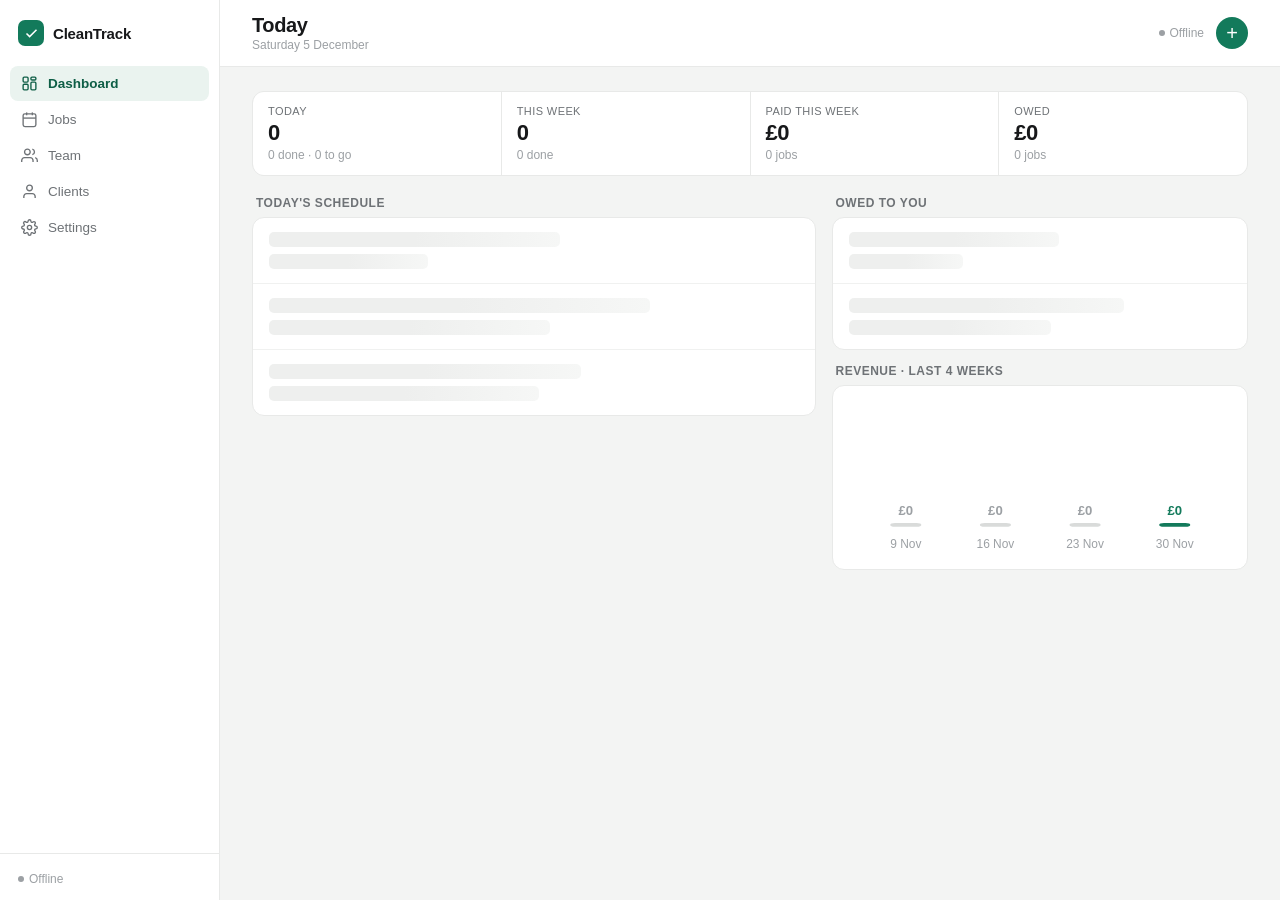
<file: index.html>
<!DOCTYPE html>
<html lang="en">
<head>
<meta charset="UTF-8">
<meta name="viewport" content="width=device-width, initial-scale=1.0, viewport-fit=cover">
<meta name="theme-color" content="#FFFFFF" media="(prefers-color-scheme: light)">
<meta name="theme-color" content="#1A1C1B" media="(prefers-color-scheme: dark)">
<meta name="apple-mobile-web-app-capable" content="yes">
<meta name="mobile-web-app-capable" content="yes">
<meta name="apple-mobile-web-app-status-bar-style" content="default">
<meta name="apple-mobile-web-app-title" content="CleanTrack">
<link rel="manifest" href="manifest.webmanifest">
<link rel="icon" href="icon.svg" type="image/svg+xml">
<link rel="apple-touch-icon" href="apple-touch-icon.png">
<link rel="preconnect" href="https://denvsqnciiynklvsjxgn.supabase.co" crossorigin>
<title>CleanTrack</title>
<style>
*{margin:0;padding:0;box-sizing:border-box;-webkit-tap-highlight-color:transparent}
:root{
  --bg:#F3F4F3;--card:#FFFFFF;--line:#E8E9E8;--line2:#F0F1F0;
  --ink:#17181A;--ink2:#6E7276;--ink3:#9CA0A4;
  --acc:#137A5B;--acc-d:#0E5E46;--acc-soft:#EAF3EF;
  --red:#B42318;
  --press:#FAFAFA;--off:#D4D6D5;--bar:#D9DBDA;
  --sk1:#EEEFEE;--sk2:#F6F7F6;
  --tabbg:rgba(255,255,255,.94);--toastbg:rgba(23,24,26,.92);--toastink:#fff;
  --r:12px;--r-s:10px;
  --safe-b:env(safe-area-inset-bottom,0px);
  --nav-h:56px;
}
@media(prefers-color-scheme:dark){
  :root{
    color-scheme:dark;
    --bg:#101211;--card:#1A1C1B;--line:#2A2D2C;--line2:#242726;
    --ink:#ECEDEC;--ink2:#A2A6A4;--ink3:#717673;
    --acc:#2BB68A;--acc-d:#4CC9A0;--acc-soft:rgba(43,182,138,.16);
    --red:#F0654F;
    --press:#202322;--off:#3A3E3C;--bar:#343736;
    --sk1:#232625;--sk2:#2B2E2D;
    --tabbg:rgba(22,24,23,.92);--toastbg:rgba(236,237,236,.95);--toastink:#17181A;
  }
}
html{-webkit-text-size-adjust:100%}
body{font-family:-apple-system,BlinkMacSystemFont,"Segoe UI",Roboto,"Helvetica Neue",Arial,sans-serif;background:var(--bg);color:var(--ink);min-height:100vh;overflow-x:hidden;-webkit-font-smoothing:antialiased;font-size:15px}
.num{font-variant-numeric:tabular-nums}
.hidden{display:none!important}

/* ── SHELL ── */
.shell{display:flex;min-height:100vh}
.sidebar{display:none}
.main{flex:1;min-width:0;display:flex;flex-direction:column;min-height:100vh}
.appbar{position:sticky;top:0;z-index:40;background:var(--card);border-bottom:1px solid var(--line);padding:calc(env(safe-area-inset-top,0px) + 10px) 16px 10px;display:flex;align-items:center;justify-content:space-between;gap:12px}
.appbar h1{font-size:20px;font-weight:700;letter-spacing:-.4px;line-height:1.15}
.appbar .ab-sub{font-size:12px;color:var(--ink3);margin-top:1px;font-weight:400}
.appbar .ab-r{display:flex;align-items:center;gap:12px;flex-shrink:0}
.conn{display:inline-flex;align-items:center;gap:5px;font-size:12px;font-weight:500;color:var(--ink3)}
.conn .dot{width:6px;height:6px;border-radius:50%;background:var(--ink3)}
.conn .dot.on{background:var(--acc)}
.ab-add{width:32px;height:32px;border-radius:50%;border:none;background:var(--acc);color:#fff;font-size:20px;font-weight:400;line-height:1;display:flex;align-items:center;justify-content:center;cursor:pointer}
.ab-add:active{background:var(--acc-d)}

.content{flex:1;padding:14px 14px calc(var(--nav-h) + var(--safe-b) + 20px);width:100%}
.page{animation:fade .14s ease}
@keyframes fade{from{opacity:.35}to{opacity:1}}

/* ── BOTTOM NAV ── */
.tabbar{position:fixed;left:0;right:0;bottom:0;z-index:60;background:var(--tabbg);backdrop-filter:saturate(180%) blur(16px);border-top:1px solid var(--line);display:flex;padding:5px 2px calc(4px + var(--safe-b))}
.tabbar a{flex:1;display:flex;flex-direction:column;align-items:center;gap:2px;padding:4px 2px;color:var(--ink3);text-decoration:none;font-size:10px;font-weight:500;cursor:pointer}
.tabbar a svg{width:23px;height:23px;stroke-width:1.7}
.tabbar a.active{color:var(--acc)}
.tabbar a.active svg{stroke-width:2.1}

/* ── CARDS / SECTIONS ── */
.card{background:var(--card);border-radius:var(--r);border:1px solid var(--line);margin-bottom:14px;overflow:hidden}
.sec{font-size:12px;font-weight:600;color:var(--ink2);text-transform:uppercase;letter-spacing:.5px;margin:4px 4px 7px}
.card-pad{padding:14px 16px}

/* ── STATS ── */
.stats{display:grid;grid-template-columns:1fr 1fr;background:var(--line);gap:1px;border:1px solid var(--line);border-radius:var(--r);overflow:hidden;margin-bottom:16px}
.stat{background:var(--card);padding:13px 15px}
.stat .sl{font-size:11px;color:var(--ink2);font-weight:500;text-transform:uppercase;letter-spacing:.4px}
.stat .sv{font-size:22px;font-weight:700;letter-spacing:-.5px;margin-top:3px;font-variant-numeric:tabular-nums}
.stat .sv.neg{color:var(--red)}
.stat .ss{font-size:12px;color:var(--ink3);margin-top:2px}

/* ── LIST ROWS ── */
.row{display:flex;align-items:center;gap:12px;padding:12px 16px;border-bottom:1px solid var(--line2);cursor:pointer;background:var(--card)}
.row:last-child{border-bottom:none}
.row:active{background:var(--press)}
.row .r-time{font-size:14px;font-weight:600;min-width:44px;font-variant-numeric:tabular-nums}
.row .r-time small{display:block;font-size:11px;color:var(--ink3);font-weight:400}
.row .r-mid{flex:1;min-width:0}
.row .r-name{font-size:15px;font-weight:600;white-space:nowrap;overflow:hidden;text-overflow:ellipsis}
.row .r-sub{font-size:12.5px;color:var(--ink2);margin-top:1px;white-space:nowrap;overflow:hidden;text-overflow:ellipsis}
.row .r-end{text-align:right;flex-shrink:0}
.row .r-amt{font-size:15px;font-weight:600;font-variant-numeric:tabular-nums}
.row .r-tag{font-size:12px;margin-top:1px}
.who{display:inline-flex;align-items:center;gap:5px}
.who .d{width:7px;height:7px;border-radius:50%;flex-shrink:0}
.tag{font-size:12px;font-weight:500;color:var(--ink3)}
.tag.ok{color:var(--acc)}
.tag.due{color:var(--red)}
.linkbtn{background:none;border:none;color:var(--acc);font-size:12.5px;font-weight:600;cursor:pointer;padding:2px 0;font-family:inherit}
.linkbtn:active{opacity:.6}

/* ── BUTTONS ── */
.btn{padding:10px 16px;border-radius:var(--r-s);border:none;cursor:pointer;font-size:14px;font-weight:600;font-family:inherit;display:inline-flex;align-items:center;justify-content:center;gap:6px}
.btn:active{opacity:.75}
.btn-p{background:var(--acc);color:#fff}
.btn-o{background:var(--card);border:1px solid var(--line);color:var(--ink)}
.btn-t{background:none;color:var(--ink2)}
.btn-r{background:none;color:var(--red)}
.btn-full{width:100%}
.icon-btn{width:32px;height:32px;border-radius:8px;border:1px solid var(--line);background:var(--card);display:flex;align-items:center;justify-content:center;cursor:pointer;color:var(--ink2);flex-shrink:0}
.icon-btn:active{background:var(--bg)}
.icon-btn svg{width:16px;height:16px;stroke-width:2.2}

/* ── JOBS ── */
.week-head{display:flex;align-items:center;gap:8px;margin-bottom:10px}
.week-head .wk-label{flex:1;text-align:center;font-size:15px;font-weight:600;font-variant-numeric:tabular-nums}
.week-head .today-btn{background:none;border:none;color:var(--acc);font-size:13px;font-weight:600;cursor:pointer;padding:6px 8px;font-family:inherit}
.jobs-tools{display:flex;gap:8px;margin-bottom:12px}
.jobs-tools select{flex:1;padding:9px 12px;border:1px solid var(--line);border-radius:var(--r-s);font-size:14px;background:var(--card);font-family:inherit;color:var(--ink)}
.daystrip{display:flex;justify-content:space-between;gap:2px;margin-bottom:12px;padding:0 2px}
.ds{flex:1;display:flex;flex-direction:column;align-items:center;gap:3px;cursor:pointer;padding:4px 0}
.ds .ds-d{font-size:10.5px;font-weight:500;color:var(--ink3);text-transform:uppercase;letter-spacing:.3px}
.ds .ds-n{width:34px;height:34px;border-radius:50%;display:flex;align-items:center;justify-content:center;font-size:15px;font-weight:600;font-variant-numeric:tabular-nums}
.ds.sel .ds-n{background:var(--acc);color:#fff}
.ds.today:not(.sel) .ds-n{color:var(--acc);font-weight:700}
.ds .ds-dot{width:4px;height:4px;border-radius:50%;background:var(--ink3);opacity:0}
.ds.has .ds-dot{opacity:1}
.ds.sel .ds-dot{background:var(--acc)}
.day-sum{font-size:12.5px;color:var(--ink2);margin:-2px 2px 10px;font-variant-numeric:tabular-nums}
.weekgrid{display:block}
.day-col{margin-bottom:6px}
.day-col.hide{display:none}
.day-col .dc-head{display:none}
.day-empty{text-align:center;padding:28px 16px;color:var(--ink3);font-size:13.5px;background:var(--card);border:1px solid var(--line);border-radius:var(--r)}
.daylist{background:var(--card);border:1px solid var(--line);border-radius:var(--r);overflow:hidden}

/* ── STAFF ── */
.staff-grid{display:grid;grid-template-columns:1fr;gap:10px}
.sc{background:var(--card);border:1px solid var(--line);border-radius:var(--r);padding:14px 16px;cursor:pointer}
.sc:active{background:var(--press)}
.sc .sc-top{display:flex;align-items:center;gap:12px}
.sc .sc-av{width:40px;height:40px;border-radius:50%;display:flex;align-items:center;justify-content:center;font-weight:700;font-size:14px;color:#fff;flex-shrink:0}
.sc .sc-nm{font-size:15px;font-weight:600}
.sc .sc-ph{font-size:12.5px;color:var(--ink2);margin-top:1px}
.sc .sc-rate{margin-left:auto;font-size:14px;font-weight:600;font-variant-numeric:tabular-nums;color:var(--ink2)}
.sc .sc-days{display:flex;gap:10px;margin:11px 0 10px;font-size:11.5px;font-weight:600;letter-spacing:.3px}
.sc .sc-days span{color:var(--off)}
.sc .sc-days span.on{color:var(--acc)}
.sc .ubar{height:3px;background:var(--line2);border-radius:2px;overflow:hidden;margin-bottom:8px}
.sc .ufill{height:100%;background:var(--acc);border-radius:2px}
.sc .sc-meta{font-size:12.5px;color:var(--ink2);font-variant-numeric:tabular-nums}

/* ── CLIENTS ── */
.search{position:relative;margin-bottom:12px}
.search input{width:100%;padding:9px 12px 9px 34px;border:1px solid var(--line);border-radius:var(--r-s);font-size:15px;background:var(--card);font-family:inherit;color:var(--ink)}
.search input:focus{outline:none;border-color:var(--acc)}
.search svg{position:absolute;left:11px;top:50%;transform:translateY(-50%);width:15px;height:15px;color:var(--ink3);stroke-width:2}
.crow{display:flex;align-items:flex-start;gap:12px;padding:13px 16px;border-bottom:1px solid var(--line2);cursor:pointer;background:var(--card)}
.crow:last-child{border-bottom:none}
.crow:active{background:var(--press)}
.crow .c-av{width:38px;height:38px;border-radius:50%;background:var(--bg);border:1px solid var(--line);color:var(--ink2);display:flex;align-items:center;justify-content:center;font-weight:600;font-size:13px;flex-shrink:0}
.crow .c-mid{flex:1;min-width:0}
.crow .c-nm{font-size:15px;font-weight:600}
.crow .c-ad{font-size:12.5px;color:var(--ink2);margin-top:1px}
.crow .c-acc{font-size:12px;color:var(--ink3);margin-top:3px;white-space:nowrap;overflow:hidden;text-overflow:ellipsis}
.crow .c-end{font-size:12px;color:var(--ink3);flex-shrink:0;text-align:right;line-height:1.5}
.chev{color:var(--off);font-size:17px;font-weight:400;flex-shrink:0;align-self:center}

/* ── SETTINGS ── */
.set-p{font-size:13.5px;color:var(--ink2);line-height:1.55;margin-bottom:12px}
.set-actions{display:flex;gap:8px}

/* ── CHART ── */
.chart svg{width:100%;display:block}
.cbar{fill:var(--bar)}
.cbar.cur{fill:var(--acc)}
.clab{fill:var(--ink3);font-weight:600}
.clab.cur{fill:var(--acc)}
.cxl{fill:var(--ink3)}

/* ── MODAL ── */
.modal-bg{display:none;position:fixed;inset:0;background:rgba(0,0,0,.4);z-index:200;align-items:flex-end;justify-content:center}
.modal-bg.show{display:flex;animation:fade .15s}
.modal{background:var(--card);border-radius:14px 14px 0 0;width:100%;max-width:540px;max-height:92vh;overflow-y:auto;animation:up .24s cubic-bezier(.32,.72,0,1);padding-bottom:calc(12px + var(--safe-b))}
@keyframes up{from{transform:translateY(100%)}to{transform:none}}
.m-head{padding:16px 18px 4px;display:flex;align-items:center;justify-content:space-between}
.m-head h2{font-size:17px;font-weight:700}
.m-head .close{width:30px;height:30px;border-radius:50%;border:none;background:var(--bg);cursor:pointer;font-size:17px;display:flex;align-items:center;justify-content:center;color:var(--ink2)}
.m-body{padding:12px 18px 6px}
.fg{margin-bottom:12px}
.fg label{display:block;font-size:12px;font-weight:600;color:var(--ink2);margin-bottom:5px}
.fg input,.fg select,.fg textarea{width:100%;padding:10px 12px;border:1px solid var(--line);border-radius:var(--r-s);font-size:16px;font-family:inherit;background:var(--card);color:var(--ink)}
.fg input:focus,.fg select:focus,.fg textarea:focus{outline:none;border-color:var(--acc)}
.fg textarea{height:66px;resize:vertical}
.fr{display:flex;gap:10px}
.fr .fg{flex:1;min-width:0}
.m-foot{padding:6px 18px 4px;display:flex;gap:8px;align-items:center}
.m-foot .sp{flex:1}
.days-pick{display:flex;gap:5px}
.days-pick label{flex:1;display:flex;align-items:center;justify-content:center;cursor:pointer;padding:8px 0;border-radius:8px;background:var(--bg);border:1px solid var(--line);font-size:12.5px;font-weight:600;color:var(--ink3);margin:0}
.days-pick label.on{background:var(--acc-soft);border-color:var(--acc);color:var(--acc-d)}
.days-pick input{display:none}

/* ── TOAST / EMPTY / SKELETON ── */
.toast{position:fixed;bottom:calc(var(--nav-h) + var(--safe-b) + 16px);left:50%;transform:translateX(-50%) translateY(16px);background:var(--toastbg);color:var(--toastink);padding:10px 18px;border-radius:10px;font-size:13px;font-weight:500;z-index:300;opacity:0;transition:.25s;pointer-events:none;max-width:88vw;text-align:center}
.toast.show{opacity:1;transform:translateX(-50%) translateY(0)}
.empty{text-align:center;padding:32px 16px;color:var(--ink3);font-size:13.5px}
.skel{height:15px;border-radius:5px;background:linear-gradient(90deg,var(--sk1) 25%,var(--sk2) 50%,var(--sk1) 75%);background-size:200% 100%;animation:sh 1.1s infinite linear}
@keyframes sh{from{background-position:200% 0}to{background-position:-200% 0}}
.skelrow{padding:14px 16px;border-bottom:1px solid var(--line2)}
.skelrow:last-child{border-bottom:none}

/* ══ TABLET ≥700 ══ */
@media(min-width:700px){
  .content{padding:20px 24px calc(var(--nav-h) + var(--safe-b) + 24px);max-width:900px;margin:0 auto}
  .appbar{padding:calc(env(safe-area-inset-top,0px) + 12px) 24px 12px}
  .stats{grid-template-columns:repeat(4,1fr)}
  .grid2{display:grid;grid-template-columns:1.15fr .85fr;gap:16px}
  .daystrip{display:none}
  .day-sum{display:none}
  .weekgrid{display:grid;grid-template-columns:repeat(3,1fr);gap:10px}
  .day-col{margin-bottom:0}
  .day-col.hide{display:block!important}
  .day-col .dc-head{display:flex;align-items:baseline;gap:6px;padding:0 4px 6px;font-size:12px;font-weight:600;color:var(--ink2);text-transform:uppercase;letter-spacing:.4px}
  .day-col .dc-head .dc-n{font-size:15px;color:var(--ink);font-variant-numeric:tabular-nums}
  .day-col .dc-head.today{color:var(--acc)}
  .day-col .dc-head.today .dc-n{color:var(--acc)}
  .staff-grid{grid-template-columns:repeat(2,1fr)}
  .modal-bg{align-items:center;padding:20px}
  .modal{border-radius:14px;padding-bottom:12px}
}
/* ══ DESKTOP ≥1000 ══ */
@media(min-width:1000px){
  .tabbar{display:none}
  .sidebar{display:flex;flex-direction:column;width:220px;flex-shrink:0;background:var(--card);border-right:1px solid var(--line);position:sticky;top:0;height:100vh}
  .sidebar .logo{padding:20px 18px 16px;display:flex;align-items:center;gap:9px;font-size:15px;font-weight:700;letter-spacing:-.2px}
  .sidebar .logo .lm{width:26px;height:26px;border-radius:7px;background:var(--acc);display:flex;align-items:center;justify-content:center}
  .sidebar .logo svg{width:15px;height:15px;stroke:#fff;stroke-width:2.4}
  .sidebar nav{flex:1;padding:4px 10px}
  .sidebar nav a{display:flex;align-items:center;gap:10px;padding:9px 11px;border-radius:8px;color:var(--ink2);font-size:13.5px;font-weight:500;text-decoration:none;cursor:pointer;margin-bottom:1px}
  .sidebar nav a svg{width:17px;height:17px;stroke-width:1.9}
  .sidebar nav a:hover{background:var(--bg)}
  .sidebar nav a.active{background:var(--acc-soft);color:var(--acc-d);font-weight:600}
  .sidebar .side-foot{padding:14px 18px;border-top:1px solid var(--line)}
  .content{padding:24px 32px 40px;max-width:1160px}
  .appbar{padding:14px 32px}
  .weekgrid{grid-template-columns:repeat(6,1fr)}
  .staff-grid{grid-template-columns:repeat(3,1fr)}
  .row:hover{background:var(--press)}
  .crow:hover{background:var(--press)}
}
</style>
</head>
<body>

<div class="shell">
  <aside class="sidebar">
    <div class="logo"><span class="lm"><svg viewBox="0 0 24 24" fill="none" stroke="currentColor"><polyline points="20 6 9 17 4 12"/></svg></span>CleanTrack</div>
    <nav>
      <a class="active" data-page="dashboard" onclick="switchPage('dashboard')"><svg viewBox="0 0 24 24" fill="none" stroke="currentColor"><rect x="3" y="3" width="7" height="7" rx="1.5"/><rect x="14" y="3" width="7" height="4" rx="1.5"/><rect x="14" y="10" width="7" height="11" rx="1.5"/><rect x="3" y="13" width="7" height="8" rx="1.5"/></svg>Dashboard</a>
      <a data-page="jobs" onclick="switchPage('jobs')"><svg viewBox="0 0 24 24" fill="none" stroke="currentColor"><rect x="3" y="4" width="18" height="18" rx="2.5"/><line x1="16" y1="2" x2="16" y2="6"/><line x1="8" y1="2" x2="8" y2="6"/><line x1="3" y1="10" x2="21" y2="10"/></svg>Jobs</a>
      <a data-page="staff" onclick="switchPage('staff')"><svg viewBox="0 0 24 24" fill="none" stroke="currentColor"><path d="M17 21v-2a4 4 0 00-4-4H5a4 4 0 00-4 4v2"/><circle cx="9" cy="7" r="4"/><path d="M23 21v-2a4 4 0 00-3-3.87"/><path d="M16 3.13a4 4 0 010 7.75"/></svg>Team</a>
      <a data-page="clients" onclick="switchPage('clients')"><svg viewBox="0 0 24 24" fill="none" stroke="currentColor"><path d="M20 21v-2a4 4 0 00-4-4H8a4 4 0 00-4 4v2"/><circle cx="12" cy="7" r="4"/></svg>Clients</a>
      <a data-page="settings" onclick="switchPage('settings')"><svg viewBox="0 0 24 24" fill="none" stroke="currentColor"><circle cx="12" cy="12" r="3"/><path d="M19.4 15a1.65 1.65 0 00.33 1.82l.06.06a2 2 0 11-2.83 2.83l-.06-.06a1.65 1.65 0 00-1.82-.33 1.65 1.65 0 00-1 1.51V21a2 2 0 01-4 0v-.09A1.65 1.65 0 009 19.4a1.65 1.65 0 00-1.82.33l-.06.06a2 2 0 11-2.83-2.83l.06-.06a1.65 1.65 0 00.33-1.82 1.65 1.65 0 00-1.51-1H3a2 2 0 010-4h.09A1.65 1.65 0 004.6 9a1.65 1.65 0 00-.33-1.82l-.06-.06a2 2 0 112.83-2.83l.06.06a1.65 1.65 0 001.82.33H9a1.65 1.65 0 001-1.51V3a2 2 0 014 0v.09a1.65 1.65 0 001 1.51 1.65 1.65 0 001.82-.33l.06-.06a2 2 0 112.83 2.83l-.06.06a1.65 1.65 0 00-.33 1.82V9a1.65 1.65 0 001.51 1H21a2 2 0 010 4h-.09a1.65 1.65 0 00-1.51 1z"/></svg>Settings</a>
    </nav>
    <div class="side-foot"><span class="conn"><span class="dot" id="connDotSide"></span><span id="connLabelSide">Local</span></span></div>
  </aside>

  <div class="main">
    <header class="appbar">
      <div>
        <h1 id="pageTitle">Today</h1>
        <div class="ab-sub" id="dateDisplay"></div>
      </div>
      <div class="ab-r">
        <span class="conn"><span class="dot" id="connDot"></span><span id="connLabel"></span></span>
        <button class="ab-add" id="abAdd" onclick="addAction()" aria-label="Add">+</button>
      </div>
    </header>

    <div class="content">
      <!-- DASHBOARD -->
      <div class="page" id="pg-dashboard">
        <div class="stats" id="dashStats"></div>
        <div class="grid2">
          <div>
            <div class="sec">Today's schedule</div>
            <div class="card" style="margin-bottom:16px" id="dashToday"></div>
          </div>
          <div>
            <div class="sec">Owed to you</div>
            <div class="card" id="dashPay"></div>
            <div class="sec">Revenue · last 4 weeks</div>
            <div class="card card-pad chart" id="dashChart"></div>
          </div>
        </div>
      </div>

      <!-- JOBS -->
      <div class="page hidden" id="pg-jobs">
        <div class="week-head">
          <button class="icon-btn" onclick="changeWeek(-1)"><svg viewBox="0 0 24 24" fill="none" stroke="currentColor"><polyline points="15 18 9 12 15 6"/></svg></button>
          <span class="wk-label" id="weekLabel"></span>
          <button class="icon-btn" onclick="changeWeek(1)"><svg viewBox="0 0 24 24" fill="none" stroke="currentColor"><polyline points="9 18 15 12 9 6"/></svg></button>
          <button class="today-btn" onclick="goToThisWeek()">Today</button>
        </div>
        <div class="daystrip" id="dayStrip"></div>
        <div class="day-sum" id="daySum"></div>
        <div class="jobs-tools">
          <select id="staffFilter" onchange="renderJobs()"><option value="">All staff</option></select>
        </div>
        <div class="weekgrid" id="weekGrid"></div>
      </div>

      <!-- STAFF -->
      <div class="page hidden" id="pg-staff">
        <div class="staff-grid" id="staffGrid"></div>
      </div>

      <!-- CLIENTS -->
      <div class="page hidden" id="pg-clients">
        <div class="search">
          <svg viewBox="0 0 24 24" fill="none" stroke="currentColor"><circle cx="11" cy="11" r="8"/><line x1="21" y1="21" x2="16.65" y2="16.65"/></svg>
          <input id="clientSearch" placeholder="Search" oninput="renderClients()">
        </div>
        <div class="card" id="clientList"></div>
      </div>

      <!-- SETTINGS -->
      <div class="page hidden" id="pg-settings">
        <div class="sec">Sync</div>
        <div class="card card-pad">
          <p class="set-p">Your schedule is stored securely online and updates automatically on every phone, tablet and computer within a few seconds.</p>
          <div class="set-actions">
            <button class="btn btn-o" onclick="manualSync()">Sync now</button>
          </div>
        </div>
        <div class="sec">Use as an app</div>
        <div class="card card-pad">
          <p class="set-p" style="margin-bottom:0">Open this page in your phone's browser, then choose <b>Add to Home Screen</b> (Share menu on iPhone, browser menu on Android). It installs like a normal app and opens full screen.</p>
        </div>
        <div class="sec">Data</div>
        <div class="card card-pad">
          <p class="set-p">The tracker currently contains sample data. When you're ready, clear it and add your own team and clients. This clears data on every device.</p>
          <button class="btn btn-r" style="padding-left:0" onclick="resetData()">Clear all data</button>
        </div>
      </div>
    </div>
  </div>
</div>

<nav class="tabbar">
  <a class="active" data-page="dashboard" onclick="switchPage('dashboard')"><svg viewBox="0 0 24 24" fill="none" stroke="currentColor"><rect x="3" y="3" width="7" height="7" rx="1.5"/><rect x="14" y="3" width="7" height="4" rx="1.5"/><rect x="14" y="10" width="7" height="11" rx="1.5"/><rect x="3" y="13" width="7" height="8" rx="1.5"/></svg>Home</a>
  <a data-page="jobs" onclick="switchPage('jobs')"><svg viewBox="0 0 24 24" fill="none" stroke="currentColor"><rect x="3" y="4" width="18" height="18" rx="2.5"/><line x1="16" y1="2" x2="16" y2="6"/><line x1="8" y1="2" x2="8" y2="6"/><line x1="3" y1="10" x2="21" y2="10"/></svg>Jobs</a>
  <a data-page="staff" onclick="switchPage('staff')"><svg viewBox="0 0 24 24" fill="none" stroke="currentColor"><path d="M17 21v-2a4 4 0 00-4-4H5a4 4 0 00-4 4v2"/><circle cx="9" cy="7" r="4"/><path d="M23 21v-2a4 4 0 00-3-3.87"/><path d="M16 3.13a4 4 0 010 7.75"/></svg>Team</a>
  <a data-page="clients" onclick="switchPage('clients')"><svg viewBox="0 0 24 24" fill="none" stroke="currentColor"><path d="M20 21v-2a4 4 0 00-4-4H8a4 4 0 00-4 4v2"/><circle cx="12" cy="7" r="4"/></svg>Clients</a>
  <a data-page="settings" onclick="switchPage('settings')"><svg viewBox="0 0 24 24" fill="none" stroke="currentColor"><circle cx="12" cy="12" r="3"/><path d="M19.4 15a1.65 1.65 0 00.33 1.82l.06.06a2 2 0 11-2.83 2.83l-.06-.06a1.65 1.65 0 00-1.82-.33 1.65 1.65 0 00-1 1.51V21a2 2 0 01-4 0v-.09A1.65 1.65 0 009 19.4a1.65 1.65 0 00-1.82.33l-.06.06a2 2 0 11-2.83-2.83l.06-.06a1.65 1.65 0 00.33-1.82 1.65 1.65 0 00-1.51-1H3a2 2 0 010-4h.09A1.65 1.65 0 004.6 9a1.65 1.65 0 00-.33-1.82l-.06-.06a2 2 0 112.83-2.83l.06.06a1.65 1.65 0 001.82.33H9a1.65 1.65 0 001-1.51V3a2 2 0 014 0v.09a1.65 1.65 0 001 1.51 1.65 1.65 0 001.82-.33l.06-.06a2 2 0 112.83 2.83l-.06.06a1.65 1.65 0 00-.33 1.82V9a1.65 1.65 0 001.51 1H21a2 2 0 010 4h-.09a1.65 1.65 0 00-1.51 1z"/></svg>Settings</a>
</nav>

<!-- JOB MODAL -->
<div class="modal-bg" id="jobModal">
  <div class="modal">
    <div class="m-head"><h2 id="jmTitle">Add Job</h2><button class="close" onclick="closeModal('jobModal')">&times;</button></div>
    <div class="m-body">
      <input type="hidden" id="jmId">
      <div class="fr"><div class="fg"><label>Client</label><select id="jmClient"></select></div><div class="fg"><label>Cleaner</label><select id="jmStaff"></select></div></div>
      <div class="fr"><div class="fg"><label>Date</label><input type="date" id="jmDate"></div><div class="fg"><label>Start</label><input type="time" id="jmTime" value="09:00"></div></div>
      <div class="fr"><div class="fg"><label>Hours</label><input type="number" id="jmDur" value="3" step="0.5" min="0.5"></div><div class="fg"><label>Type</label><select id="jmType"><option value="one-off">One-off</option><option value="weekly">Weekly</option><option value="fortnightly">Fortnightly</option><option value="monthly">Monthly</option></select></div></div>
      <div class="fr"><div class="fg"><label>Status</label><select id="jmStatus"><option value="scheduled">Scheduled</option><option value="in-progress">In progress</option><option value="completed">Completed</option><option value="cancelled">Cancelled</option></select></div><div class="fg"><label>Payment</label><select id="jmPay"><option value="unpaid">Unpaid</option><option value="invoiced">Invoiced</option><option value="paid">Paid</option></select></div></div>
      <div class="fg"><label>Amount (&pound;)</label><input type="number" id="jmAmt" step="0.01" min="0" inputmode="decimal"></div>
      <div class="fg"><label>Notes</label><textarea id="jmNotes" placeholder="Special instructions"></textarea></div>
    </div>
    <div class="m-foot">
      <button class="btn btn-r hidden" id="jmDelBtn" style="padding-left:0" onclick="deleteJob()">Delete</button>
      <span class="sp"></span>
      <button class="btn btn-t" onclick="closeModal('jobModal')">Cancel</button>
      <button class="btn btn-p" onclick="saveJob()">Save</button>
    </div>
  </div>
</div>

<!-- STAFF MODAL -->
<div class="modal-bg" id="staffModal">
  <div class="modal">
    <div class="m-head"><h2 id="smTitle">Add Cleaner</h2><button class="close" onclick="closeModal('staffModal')">&times;</button></div>
    <div class="m-body">
      <input type="hidden" id="smId">
      <div class="fg"><label>Name</label><input id="smName"></div>
      <div class="fg"><label>Phone</label><input id="smPhone" type="tel" inputmode="tel"></div>
      <div class="fr"><div class="fg"><label>Rate (&pound;/hr)</label><input id="smRate" type="number" step="0.50" min="0" inputmode="decimal"></div><div class="fg"><label>Colour</label><input id="smColor" type="color" value="#3B82F6" style="height:42px;padding:3px"></div></div>
      <div class="fg"><label>Working days</label><div class="days-pick" id="smDays"></div></div>
    </div>
    <div class="m-foot">
      <button class="btn btn-r hidden" id="smDelBtn" style="padding-left:0" onclick="deleteStaff()">Delete</button>
      <span class="sp"></span>
      <button class="btn btn-t" onclick="closeModal('staffModal')">Cancel</button>
      <button class="btn btn-p" onclick="saveStaff()">Save</button>
    </div>
  </div>
</div>

<!-- CLIENT MODAL -->
<div class="modal-bg" id="clientModal">
  <div class="modal">
    <div class="m-head"><h2 id="cmTitle">Add Client</h2><button class="close" onclick="closeModal('clientModal')">&times;</button></div>
    <div class="m-body">
      <input type="hidden" id="cmId">
      <div class="fg"><label>Name</label><input id="cmName"></div>
      <div class="fg"><label>Address</label><input id="cmAddr"></div>
      <div class="fr"><div class="fg"><label>Phone</label><input id="cmPhone" type="tel" inputmode="tel"></div><div class="fg"><label>Billing</label><select id="cmBill"><option value="per-job">Per job</option><option value="weekly">Weekly</option><option value="fortnightly">Fortnightly</option><option value="monthly">Monthly</option></select></div></div>
      <div class="fg"><label>Access</label><textarea id="cmAccess" placeholder="Key safe code, alarm, parking"></textarea></div>
      <div class="fg"><label>Preferences</label><textarea id="cmPrefs" placeholder="Products to use, areas to skip"></textarea></div>
    </div>
    <div class="m-foot">
      <button class="btn btn-r hidden" id="cmDelBtn" style="padding-left:0" onclick="deleteClient()">Delete</button>
      <span class="sp"></span>
      <button class="btn btn-t" onclick="closeModal('clientModal')">Cancel</button>
      <button class="btn btn-p" onclick="saveClient()">Save</button>
    </div>
  </div>
</div>

<div class="toast" id="toast"></div>

<script>
// ═══ DATA ═══
let staff=[],clients=[],jobs=[];
let currentWeekStart=getMonday(new Date());
let selectedDay=0;
let currentPage='dashboard';
const DAYS=['Mon','Tue','Wed','Thu','Fri','Sat'];
const MON=['Jan','Feb','Mar','Apr','May','Jun','Jul','Aug','Sep','Oct','Nov','Dec'];

function uid(){return Date.now().toString(36)+Math.random().toString(36).slice(2,7)}
function getMonday(d){d=new Date(d);const day=d.getDay();const diff=d.getDate()-day+(day===0?-6:1);d.setDate(diff);d.setHours(0,0,0,0);return d}
function fmt(d){const y=d.getFullYear(),m=String(d.getMonth()+1).padStart(2,'0'),dd=String(d.getDate()).padStart(2,'0');return `${y}-${m}-${dd}`}
function pd(s){const p=s.split('-');return new Date(p[0],p[1]-1,p[2])}
function sd(s){const d=pd(s);return d.getDate()+' '+MON[d.getMonth()]}
function isToday(s){return s===fmt(new Date())}
function initials(name){return name.split(' ').map(w=>w[0]).join('').slice(0,2).toUpperCase()}
function esc(s){return(s==null?'':String(s)).replace(/[&<>"]/g,c=>({'&':'&amp;','<':'&lt;','>':'&gt;','"':'&quot;'}[c]))}
function money(n){return '&pound;'+Number(n||0).toFixed(2)}
function money0(n){return '&pound;'+Number(n||0).toFixed(0)}

// ═══ CLOUD (Supabase) ═══
const SB_URL='https://denvsqnciiynklvsjxgn.supabase.co';
const SB_KEY='sb_publishable_eyY1QyMTSHvivRpTa3yXVg__JBJN9O9';
let pushTimer=null,pushPending=false,lastEditAt=0,cloudReady=false,lastSnap='';
function sbHeaders(extra){return Object.assign({'apikey':SB_KEY,'Authorization':'Bearer '+SB_KEY,'Content-Type':'application/json'},extra||{})}
function cacheLocal(){
  lastSnap=JSON.stringify([staff,clients,jobs]);
  localStorage.setItem('cjt_staff',JSON.stringify(staff));
  localStorage.setItem('cjt_clients',JSON.stringify(clients));
  localStorage.setItem('cjt_jobs',JSON.stringify(jobs));
}
function save(){
  cacheLocal();
  lastEditAt=Date.now();
  pushPending=true;clearTimeout(pushTimer);pushTimer=setTimeout(()=>pushAll(),1200);
}
function load(){
  const s=localStorage.getItem('cjt_staff'),c=localStorage.getItem('cjt_clients'),j=localStorage.getItem('cjt_jobs');
  if(s)staff=JSON.parse(s);if(c)clients=JSON.parse(c);if(j)jobs=JSON.parse(j);
  if(staff.length||clients.length||jobs.length)cloudReady=true;
  lastSnap=JSON.stringify([staff,clients,jobs]);
}

// ═══ NAV ═══
const TITLES={dashboard:'Today',jobs:'Jobs',staff:'Team',clients:'Clients',settings:'Settings'};
function switchPage(pg){
  currentPage=pg;
  document.querySelectorAll('.sidebar nav a,.tabbar a').forEach(a=>a.classList.toggle('active',a.dataset.page===pg));
  document.querySelectorAll('.page').forEach(p=>p.classList.add('hidden'));
  document.getElementById('pg-'+pg).classList.remove('hidden');
  document.getElementById('pageTitle').textContent=TITLES[pg]||pg;
  document.getElementById('abAdd').classList.toggle('hidden',pg==='settings');
  window.scrollTo(0,0);
  renderPage();
}
function addAction(){
  if(currentPage==='staff')openStaffModal();
  else if(currentPage==='clients')openClientModal();
  else openJobModal();
}
function renderPage(){
  if(currentPage==='dashboard')renderDashboard();
  else if(currentPage==='jobs')renderJobs();
  else if(currentPage==='staff')renderStaff();
  else if(currentPage==='clients')renderClients();
}

// ═══ TAGS ═══
function tag(s){
  if(s==='completed')return '<span class="tag ok">Done</span>';
  if(s==='cancelled')return '<span class="tag">Cancelled</span>';
  if(s==='in-progress')return '<span class="tag">In progress</span>';
  return '<span class="tag">Scheduled</span>';
}
function skelRows(n){let h='';for(let i=0;i<n;i++)h+=`<div class="skelrow"><div class="skel" style="width:${55+((i*17)%30)}%"></div><div class="skel" style="width:${30+((i*23)%25)}%;margin-top:7px"></div></div>`;return h}

// ═══ DASHBOARD ═══
function renderDashboard(){
  const booting=!cloudReady&&!staff.length&&!clients.length&&!jobs.length;
  const today=fmt(new Date());
  const todayJobs=jobs.filter(j=>j.date===today&&j.status!=='cancelled').sort((a,b)=>a.startTime.localeCompare(b.startTime));
  const ws=getMonday(new Date()),we=new Date(ws);we.setDate(we.getDate()+6);
  const weekJobs=jobs.filter(j=>{const d=pd(j.date);return d>=ws&&d<=we&&j.status!=='cancelled'});
  const weekCompleted=weekJobs.filter(j=>j.status==='completed');
  const weekRev=weekCompleted.reduce((s,j)=>s+(j.paymentStatus==='paid'?Number(j.amount):0),0);
  const outstanding=jobs.filter(j=>j.status==='completed'&&j.paymentStatus!=='paid');
  const outTotal=outstanding.reduce((s,j)=>s+Number(j.amount),0);

  document.getElementById('dashStats').innerHTML=`
    <div class="stat"><div class="sl">Today</div><div class="sv">${todayJobs.length}</div><div class="ss">${todayJobs.filter(j=>j.status==='completed').length} done · ${todayJobs.filter(j=>j.status!=='completed').length} to go</div></div>
    <div class="stat"><div class="sl">This week</div><div class="sv">${weekJobs.length}</div><div class="ss">${weekCompleted.length} done</div></div>
    <div class="stat"><div class="sl">Paid this week</div><div class="sv">${money0(weekRev)}</div><div class="ss">${weekCompleted.filter(j=>j.paymentStatus==='paid').length} jobs</div></div>
    <div class="stat"><div class="sl">Owed</div><div class="sv${outTotal>0?' neg':''}">${money0(outTotal)}</div><div class="ss">${outstanding.length} job${outstanding.length!==1?'s':''}</div></div>`;

  document.getElementById('dashToday').innerHTML=booting?skelRows(3):(todayJobs.length?todayJobs.map(j=>{
    const cl=clients.find(c=>c.id===j.clientId),st=staff.find(s=>s.id===j.staffId);
    return `<div class="row" onclick="openJobModal('${j.id}')">
      <div class="r-time num">${esc(j.startTime)}<small>${j.duration}h</small></div>
      <div class="r-mid"><div class="r-name">${esc(cl?cl.name:'?')}</div><div class="r-sub who"><span class="d" style="background:${st?st.color:'#C9CBCA'}"></span>${st?esc(st.name.split(' ')[0]):'Unassigned'}</div></div>
      <div class="r-end"><div class="r-amt num">${money0(j.amount)}</div><div class="r-tag">${
        j.status!=='completed'?`<button class="linkbtn" onclick="event.stopPropagation();quickDone('${j.id}')">Mark done</button>`
        :(j.paymentStatus!=='paid'?`<button class="linkbtn" onclick="event.stopPropagation();markPaid('${j.id}')">Mark paid</button>`:tag(j.status))
      }</div></div>
    </div>`;
  }).join(''):'<div class="empty">No jobs today</div>');

  document.getElementById('dashPay').innerHTML=booting?skelRows(2):(outstanding.length?outstanding.sort((a,b)=>a.date.localeCompare(b.date)).slice(0,6).map(j=>{
    const cl=clients.find(c=>c.id===j.clientId);
    return `<div class="row" style="cursor:default" onclick="event.stopPropagation()">
      <div class="r-mid"><div class="r-name">${esc(cl?cl.name:'?')}</div><div class="r-sub">${sd(j.date)}</div></div>
      <div class="r-end"><div class="r-amt num" style="color:var(--red)">${money(j.amount)}</div><button class="linkbtn" onclick="markPaid('${j.id}')">Mark paid</button></div>
    </div>`;
  }).join(''):'<div class="empty">Nothing owed</div>');

  renderRevenueChart();
}
function markPaid(id){const j=jobs.find(x=>x.id===id);if(!j)return;j.paymentStatus='paid';save();renderPage();toast('Marked paid')}

function renderRevenueChart(){
  const weeks=[];
  for(let i=3;i>=0;i--){
    const ws=new Date(getMonday(new Date()));ws.setDate(ws.getDate()-(i*7));
    const we=new Date(ws);we.setDate(we.getDate()+6);
    const rev=jobs.filter(j=>{const d=pd(j.date);return d>=ws&&d<=we&&j.status==='completed'&&j.paymentStatus==='paid'}).reduce((s,j)=>s+Number(j.amount),0);
    weeks.push({label:ws.getDate()+' '+MON[ws.getMonth()],rev});
  }
  const max=Math.max(...weeks.map(w=>w.rev),1);
  const W=320,H=130,pad=10,base=H-24,slot=(W-pad*2)/4,bw=26;
  let svg=`<svg viewBox="0 0 ${W} ${H}" xmlns="http://www.w3.org/2000/svg">`;
  weeks.forEach((wk,i)=>{
    const cx=pad+slot*i+slot/2;
    const bh=Math.max((wk.rev/max)*(base-26),3);
    const y=base-bh;
    const cur=i===3;
    svg+=`<rect x="${cx-bw/2}" y="${y}" width="${bw}" height="${bh}" rx="4" class="cbar${cur?' cur':''}"/>`;
    svg+=`<text x="${cx}" y="${y-7}" text-anchor="middle" font-size="11" class="clab${cur?' cur':''}" font-family="inherit">£${wk.rev.toFixed(0)}</text>`;
    svg+=`<text x="${cx}" y="${H-6}" text-anchor="middle" font-size="10" class="cxl" font-family="inherit">${wk.label}</text>`;
  });
  svg+=`</svg>`;
  document.getElementById('dashChart').innerHTML=svg;
}

// ═══ JOBS ═══
function defaultDayIndex(){
  const t=fmt(new Date());
  for(let i=0;i<6;i++){const d=new Date(currentWeekStart);d.setDate(d.getDate()+i);if(fmt(d)===t)return i}
  return 0;
}
function selectDay(i){selectedDay=i;renderJobs()}
function changeWeek(dir){currentWeekStart.setDate(currentWeekStart.getDate()+(dir*7));selectedDay=defaultDayIndex();renderJobs()}
function goToThisWeek(){currentWeekStart=getMonday(new Date());selectedDay=defaultDayIndex();renderJobs()}
function quickDone(id){const j=jobs.find(x=>x.id===id);if(!j)return;j.status='completed';save();renderPage();toast('Done')}

function renderJobs(){
  const sel=document.getElementById('staffFilter'),cv=sel.value;
  sel.innerHTML='<option value="">All staff</option>'+staff.map(s=>`<option value="${s.id}">${esc(s.name)}</option>`).join('');
  sel.value=cv;
  const filter=sel.value;
  const ws=new Date(currentWeekStart),we=new Date(ws);we.setDate(we.getDate()+5);
  document.getElementById('weekLabel').textContent=`${sd(fmt(ws))} – ${sd(fmt(we))}`;

  let strip='';
  for(let i=0;i<6;i++){
    const d=new Date(ws);d.setDate(d.getDate()+i);const ds=fmt(d),isT=isToday(ds);
    const cnt=jobs.filter(j=>j.date===ds&&j.status!=='cancelled'&&(!filter||j.staffId===filter)).length;
    strip+=`<div class="ds${i===selectedDay?' sel':''}${isT?' today':''}${cnt?' has':''}" onclick="selectDay(${i})">
      <span class="ds-d">${DAYS[i]}</span><span class="ds-n num">${d.getDate()}</span><span class="ds-dot"></span></div>`;
  }
  document.getElementById('dayStrip').innerHTML=strip;
  {
    const d=new Date(ws);d.setDate(d.getDate()+selectedDay);const ds=fmt(d);
    let dj=jobs.filter(j=>j.date===ds&&j.status!=='cancelled');
    if(filter)dj=dj.filter(j=>j.staffId===filter);
    const tot=dj.reduce((s,j)=>s+Number(j.amount),0);
    document.getElementById('daySum').textContent=dj.length?`${dj.length} job${dj.length!==1?'s':''} · £${tot.toFixed(0)}`:'';
  }

  let html='';
  for(let i=0;i<6;i++){
    const d=new Date(ws);d.setDate(d.getDate()+i);const ds=fmt(d),isT=isToday(ds);
    let dj=jobs.filter(j=>j.date===ds&&j.status!=='cancelled');
    if(filter)dj=dj.filter(j=>j.staffId===filter);
    dj.sort((a,b)=>a.startTime.localeCompare(b.startTime));
    html+=`<div class="day-col${i===selectedDay?'':' hide'}">
      <div class="dc-head${isT?' today':''}">${DAYS[i]}<span class="dc-n">${d.getDate()}</span></div>`;
    if(dj.length){
      html+='<div class="daylist">';
      dj.forEach(j=>{
        const cl=clients.find(c=>c.id===j.clientId),st=staff.find(s=>s.id===j.staffId);
        const canDone=j.status!=='completed';
        const canPay=j.paymentStatus!=='paid'&&j.status==='completed';
        let action='';
        if(canDone)action=`<button class="linkbtn" onclick="event.stopPropagation();quickDone('${j.id}')">Mark done</button>`;
        else if(canPay)action=`<button class="linkbtn" onclick="event.stopPropagation();markPaid('${j.id}')">Mark paid</button>`;
        else action=tag(j.status);
        html+=`<div class="row" onclick="openJobModal('${j.id}')">
          <div class="r-time num">${esc(j.startTime)}<small>${j.duration}h</small></div>
          <div class="r-mid"><div class="r-name">${esc(cl?cl.name:'?')}</div><div class="r-sub who"><span class="d" style="background:${st?st.color:'#C9CBCA'}"></span>${st?esc(st.name.split(' ')[0]):'Unassigned'}</div></div>
          <div class="r-end"><div class="r-amt num">${money0(j.amount)}</div><div class="r-tag">${action}</div></div>
        </div>`;
      });
      html+='</div>';
    }else{html+=`<div class="day-empty">No jobs</div>`}
    html+=`</div>`;
  }
  document.getElementById('weekGrid').innerHTML=html;
}

// ═══ STAFF ═══
function renderStaff(){
  const ws=getMonday(new Date()),ms=new Date();ms.setDate(1);ms.setHours(0,0,0,0);
  document.getElementById('staffGrid').innerHTML=staff.map(s=>{
    const wh=jobs.filter(j=>j.staffId===s.id&&j.status==='completed'&&pd(j.date)>=ws).reduce((t,j)=>t+Number(j.duration),0);
    const mh=jobs.filter(j=>j.staffId===s.id&&j.status==='completed'&&pd(j.date)>=ms).reduce((t,j)=>t+Number(j.duration),0);
    const avail=s.availability?s.availability.split(','):[];
    const maxWeekHrs=avail.length*8;
    const util=maxWeekHrs?Math.min((wh/maxWeekHrs)*100,100):0;
    const rev=jobs.filter(j=>j.staffId===s.id&&j.status==='completed'&&j.paymentStatus==='paid'&&pd(j.date)>=ms).reduce((t,j)=>t+Number(j.amount),0);
    return `<div class="sc" onclick="openStaffModal('${s.id}')">
      <div class="sc-top">
        <div class="sc-av" style="background:${s.color}">${initials(s.name)}</div>
        <div style="min-width:0"><div class="sc-nm">${esc(s.name)}</div><div class="sc-ph">${esc(s.phone)}</div></div>
        <div class="sc-rate">&pound;${Number(s.hourlyRate).toFixed(2)}/hr</div>
      </div>
      <div class="sc-days">${DAYS.map(d=>`<span class="${avail.includes(d)?'on':''}">${d}</span>`).join('')}</div>
      <div class="ubar"><div class="ufill" style="width:${util}%"></div></div>
      <div class="sc-meta">${wh}h this week · ${mh}h this month · ${money0(rev)} taken</div>
    </div>`;
  }).join('')||'<div class="empty">No cleaners yet — tap + to add one</div>';
}

// ═══ CLIENTS ═══
function renderClients(){
  const q=(document.getElementById('clientSearch').value||'').toLowerCase();
  const fl=clients.filter(c=>!q||c.name.toLowerCase().includes(q)||c.address.toLowerCase().includes(q));
  document.getElementById('clientList').innerHTML=fl.map(c=>{
    const cj=jobs.filter(j=>j.clientId===c.id&&j.status==='completed').sort((a,b)=>b.date.localeCompare(a.date));
    const last=cj.length?sd(cj[0].date):'—';
    return `<div class="crow" onclick="openClientModal('${c.id}')">
      <div class="c-av">${initials(c.name)}</div>
      <div class="c-mid">
        <div class="c-nm">${esc(c.name)}</div>
        <div class="c-ad">${esc(c.address)}</div>
        ${c.access?`<div class="c-acc">${esc(c.access)}</div>`:''}
      </div>
      <div class="c-end">Last<br><span class="num" style="color:var(--ink2)">${last}</span></div>
      <span class="chev">&rsaquo;</span>
    </div>`;
  }).join('')||'<div class="empty">No clients found</div>';
}

// ═══ MODALS ═══
function closeModal(id){document.getElementById(id).classList.remove('show')}
document.querySelectorAll('.modal-bg').forEach(m=>{m.addEventListener('click',e=>{if(e.target===m)m.classList.remove('show')})});

function openJobModal(id){
  document.getElementById('jmClient').innerHTML=clients.map(c=>`<option value="${c.id}">${esc(c.name)}</option>`).join('');
  document.getElementById('jmStaff').innerHTML='<option value="">Unassigned</option>'+staff.map(s=>`<option value="${s.id}">${esc(s.name)}</option>`).join('');
  if(id){
    const j=jobs.find(x=>x.id===id);if(!j)return;
    document.getElementById('jmTitle').textContent='Edit Job';
    document.getElementById('jmId').value=j.id;
    document.getElementById('jmClient').value=j.clientId;
    document.getElementById('jmStaff').value=j.staffId;
    document.getElementById('jmDate').value=j.date;
    document.getElementById('jmTime').value=j.startTime;
    document.getElementById('jmDur').value=j.duration;
    document.getElementById('jmType').value=j.jobType;
    document.getElementById('jmStatus').value=j.status;
    document.getElementById('jmPay').value=j.paymentStatus;
    document.getElementById('jmAmt').value=j.amount;
    document.getElementById('jmNotes').value=j.notes;
    document.getElementById('jmDelBtn').classList.remove('hidden');
  }else{
    document.getElementById('jmTitle').textContent='Add Job';
    document.getElementById('jmId').value='';
    let dd=fmt(new Date());
    if(currentPage==='jobs'){const d=new Date(currentWeekStart);d.setDate(d.getDate()+selectedDay);dd=fmt(d)}
    document.getElementById('jmDate').value=dd;
    document.getElementById('jmTime').value='09:00';
    document.getElementById('jmDur').value='3';
    document.getElementById('jmType').value='one-off';
    document.getElementById('jmStatus').value='scheduled';
    document.getElementById('jmPay').value='unpaid';
    document.getElementById('jmAmt').value='';
    document.getElementById('jmNotes').value='';
    document.getElementById('jmDelBtn').classList.add('hidden');
  }
  document.getElementById('jobModal').classList.add('show');
}
document.getElementById('jmDur').addEventListener('input',autoAmt);
document.getElementById('jmStaff').addEventListener('change',autoAmt);
function autoAmt(){
  const sid=document.getElementById('jmStaff').value,dur=parseFloat(document.getElementById('jmDur').value)||0,f=document.getElementById('jmAmt');
  if(sid&&!f.value){const s=staff.find(x=>x.id===sid);if(s)f.value=(s.hourlyRate*dur).toFixed(2)}
}
function saveJob(){
  const id=document.getElementById('jmId').value;
  const cid=document.getElementById('jmClient').value;
  if(!cid){toast('Add a client first');return}
  const o={id:id||uid(),clientId:cid,staffId:document.getElementById('jmStaff').value,date:document.getElementById('jmDate').value,startTime:document.getElementById('jmTime').value,duration:parseFloat(document.getElementById('jmDur').value)||0,jobType:document.getElementById('jmType').value,status:document.getElementById('jmStatus').value,paymentStatus:document.getElementById('jmPay').value,amount:parseFloat(document.getElementById('jmAmt').value)||0,notes:document.getElementById('jmNotes').value};
  if(id){const i=jobs.findIndex(j=>j.id===id);if(i>=0)jobs[i]=o}else jobs.push(o);
  save();closeModal('jobModal');renderPage();toast('Saved');
}
function deleteJob(){
  const id=document.getElementById('jmId').value;
  if(!id||!confirm('Delete this job?'))return;
  jobs=jobs.filter(j=>j.id!==id);save();cloudDelete('ct_jobs',[id]);closeModal('jobModal');renderPage();toast('Deleted');
}

function openStaffModal(id){
  if(id){
    const s=staff.find(x=>x.id===id);if(!s)return;
    document.getElementById('smTitle').textContent='Edit Cleaner';
    document.getElementById('smId').value=s.id;
    document.getElementById('smName').value=s.name;
    document.getElementById('smPhone').value=s.phone;
    document.getElementById('smRate').value=s.hourlyRate;
    document.getElementById('smColor').value=s.color;
    document.getElementById('smDelBtn').classList.remove('hidden');
    renderAvail(s.availability?s.availability.split(','):[]);
  }else{
    document.getElementById('smTitle').textContent='Add Cleaner';
    document.getElementById('smId').value='';document.getElementById('smName').value='';
    document.getElementById('smPhone').value='';document.getElementById('smRate').value='12';
    document.getElementById('smColor').value='#3B82F6';document.getElementById('smDelBtn').classList.add('hidden');
    renderAvail([]);
  }
  document.getElementById('staffModal').classList.add('show');
}
function renderAvail(sel){
  document.getElementById('smDays').innerHTML=DAYS.map(d=>{
    const on=sel.includes(d);
    return `<label class="${on?'on':''}" onclick="setTimeout(()=>this.classList.toggle('on',this.querySelector('input').checked),0)"><input type="checkbox" value="${d}" ${on?'checked':''}>${d}</label>`;
  }).join('');
}
function saveStaff(){
  const id=document.getElementById('smId').value,avail=Array.from(document.querySelectorAll('#smDays input:checked')).map(x=>x.value).join(',');
  const o={id:id||uid(),name:document.getElementById('smName').value.trim(),phone:document.getElementById('smPhone').value,hourlyRate:parseFloat(document.getElementById('smRate').value)||0,availability:avail,color:document.getElementById('smColor').value};
  if(!o.name){toast('Name required');return}
  if(id){const i=staff.findIndex(s=>s.id===id);if(i>=0)staff[i]=o}else staff.push(o);
  save();closeModal('staffModal');renderPage();toast('Saved');
}
function deleteStaff(){
  const id=document.getElementById('smId').value;if(!id||!confirm('Remove this cleaner? Their jobs stay but become unassigned.'))return;
  staff=staff.filter(s=>s.id!==id);jobs.forEach(j=>{if(j.staffId===id)j.staffId=''});
  save();cloudDelete('ct_staff',[id]);closeModal('staffModal');renderPage();toast('Removed');
}

function openClientModal(id){
  if(id){
    const c=clients.find(x=>x.id===id);if(!c)return;
    document.getElementById('cmTitle').textContent='Edit Client';
    document.getElementById('cmId').value=c.id;document.getElementById('cmName').value=c.name;
    document.getElementById('cmAddr').value=c.address;document.getElementById('cmPhone').value=c.phone;
    document.getElementById('cmBill').value=c.billing;document.getElementById('cmAccess').value=c.access;
    document.getElementById('cmPrefs').value=c.preferences;document.getElementById('cmDelBtn').classList.remove('hidden');
  }else{
    document.getElementById('cmTitle').textContent='Add Client';
    document.getElementById('cmId').value='';document.getElementById('cmName').value='';
    document.getElementById('cmAddr').value='';document.getElementById('cmPhone').value='';
    document.getElementById('cmBill').value='per-job';document.getElementById('cmAccess').value='';
    document.getElementById('cmPrefs').value='';document.getElementById('cmDelBtn').classList.add('hidden');
  }
  document.getElementById('clientModal').classList.add('show');
}
function saveClient(){
  const id=document.getElementById('cmId').value;
  const o={id:id||uid(),name:document.getElementById('cmName').value.trim(),address:document.getElementById('cmAddr').value,phone:document.getElementById('cmPhone').value,billing:document.getElementById('cmBill').value,access:document.getElementById('cmAccess').value,preferences:document.getElementById('cmPrefs').value};
  if(!o.name){toast('Name required');return}
  if(id){const i=clients.findIndex(c=>c.id===id);if(i>=0)clients[i]=o}else clients.push(o);
  save();closeModal('clientModal');renderPage();toast('Saved');
}
function deleteClient(){
  const id=document.getElementById('cmId').value;if(!id||!confirm('Remove this client and all their jobs?'))return;
  const removedJobIds=jobs.filter(j=>j.clientId===id).map(j=>j.id);
  clients=clients.filter(c=>c.id!==id);jobs=jobs.filter(j=>j.clientId!==id);
  save();cloudDelete('ct_clients',[id]);cloudDelete('ct_jobs',removedJobIds);closeModal('clientModal');renderPage();toast('Removed');
}

// ═══ CLOUD SYNC ═══
const SB_TBL={staff:'ct_staff',clients:'ct_clients',jobs:'ct_jobs'};
function updConn(ok){
  ['connDot','connDotSide'].forEach(i=>{const e=document.getElementById(i);if(e)e.classList.toggle('on',!!ok)});
  ['connLabel','connLabelSide'].forEach(i=>{const e=document.getElementById(i);if(e)e.textContent=ok?'Synced':'Offline'});
}
async function pushAll(){
  try{
    for(const k of ['staff','clients','jobs']){
      const arr=(k==='staff'?staff:k==='clients'?clients:jobs);
      const rows=arr.map(o=>({id:o.id,data:o}));
      if(rows.length){
        const r=await fetch(`${SB_URL}/rest/v1/${SB_TBL[k]}`,{method:'POST',headers:sbHeaders({'Prefer':'resolution=merge-duplicates'}),body:JSON.stringify(rows)});
        if(!r.ok)throw new Error(k+' '+r.status);
      }
    }
    pushPending=false;updConn(true);
  }catch(e){updConn(false)}
}
async function cloudDelete(table,ids){
  if(!ids.length)return;
  try{
    const list=ids.map(encodeURIComponent).join(',');
    await fetch(`${SB_URL}/rest/v1/${table}?id=in.(${list})`,{method:'DELETE',headers:sbHeaders()});
  }catch(e){}
}
async function loadFromCloud(){
  if(pushPending||Date.now()-lastEditAt<12000)return;
  if(document.querySelector('.modal-bg.show'))return;
  try{
    const [rs,rc,rj]=await Promise.all([
      fetch(`${SB_URL}/rest/v1/ct_staff?select=data`,{headers:sbHeaders()}),
      fetch(`${SB_URL}/rest/v1/ct_clients?select=data`,{headers:sbHeaders()}),
      fetch(`${SB_URL}/rest/v1/ct_jobs?select=data`,{headers:sbHeaders()})
    ]);
    if(!rs.ok||!rc.ok||!rj.ok)throw new Error('fetch');
    const ns=(await rs.json()).map(x=>x.data);
    const nc=(await rc.json()).map(x=>x.data);
    const nj=(await rj.json()).map(x=>x.data);
    updConn(true);
    const snap=JSON.stringify([ns,nc,nj]);
    const first=!cloudReady;
    cloudReady=true;
    if(snap===lastSnap&&!first)return;   // nothing changed — skip repaint
    staff=ns;clients=nc;jobs=nj;
    cacheLocal();renderPage();
  }catch(e){updConn(false)}
}
async function manualSync(){
  toast('Syncing');await pushAll();await loadFromCloud();
  toast(pushPending?'Sync failed — check connection':'Up to date');
}
async function resetData(){
  if(!confirm('Clear ALL data for everyone, on every device, and start with a blank tracker? This cannot be undone.'))return;
  toast('Clearing');
  try{for(const t of ['ct_staff','ct_clients','ct_jobs'])await fetch(`${SB_URL}/rest/v1/${t}?id=not.is.null`,{method:'DELETE',headers:sbHeaders()})}catch(e){}
  staff=[];clients=[];jobs=[];cacheLocal();renderPage();toast('Cleared');
}

// ═══ TOAST ═══
let toastTimer=null;
function toast(msg){const t=document.getElementById('toast');t.textContent=msg;t.classList.add('show');clearTimeout(toastTimer);toastTimer=setTimeout(()=>t.classList.remove('show'),2000)}

// ═══ INIT ═══
load();
selectedDay=defaultDayIndex();
document.getElementById('dateDisplay').textContent=new Date().toLocaleDateString('en-GB',{weekday:'long',day:'numeric',month:'long'});
renderPage();
loadFromCloud();
setInterval(()=>{if(!document.hidden)loadFromCloud()},15000);
document.addEventListener('visibilitychange',()=>{if(!document.hidden)loadFromCloud()});
if('serviceWorker' in navigator&&location.protocol==='https:'){try{navigator.serviceWorker.register('sw.js')}catch(e){}}
</script>
</body>
</html>
</file>
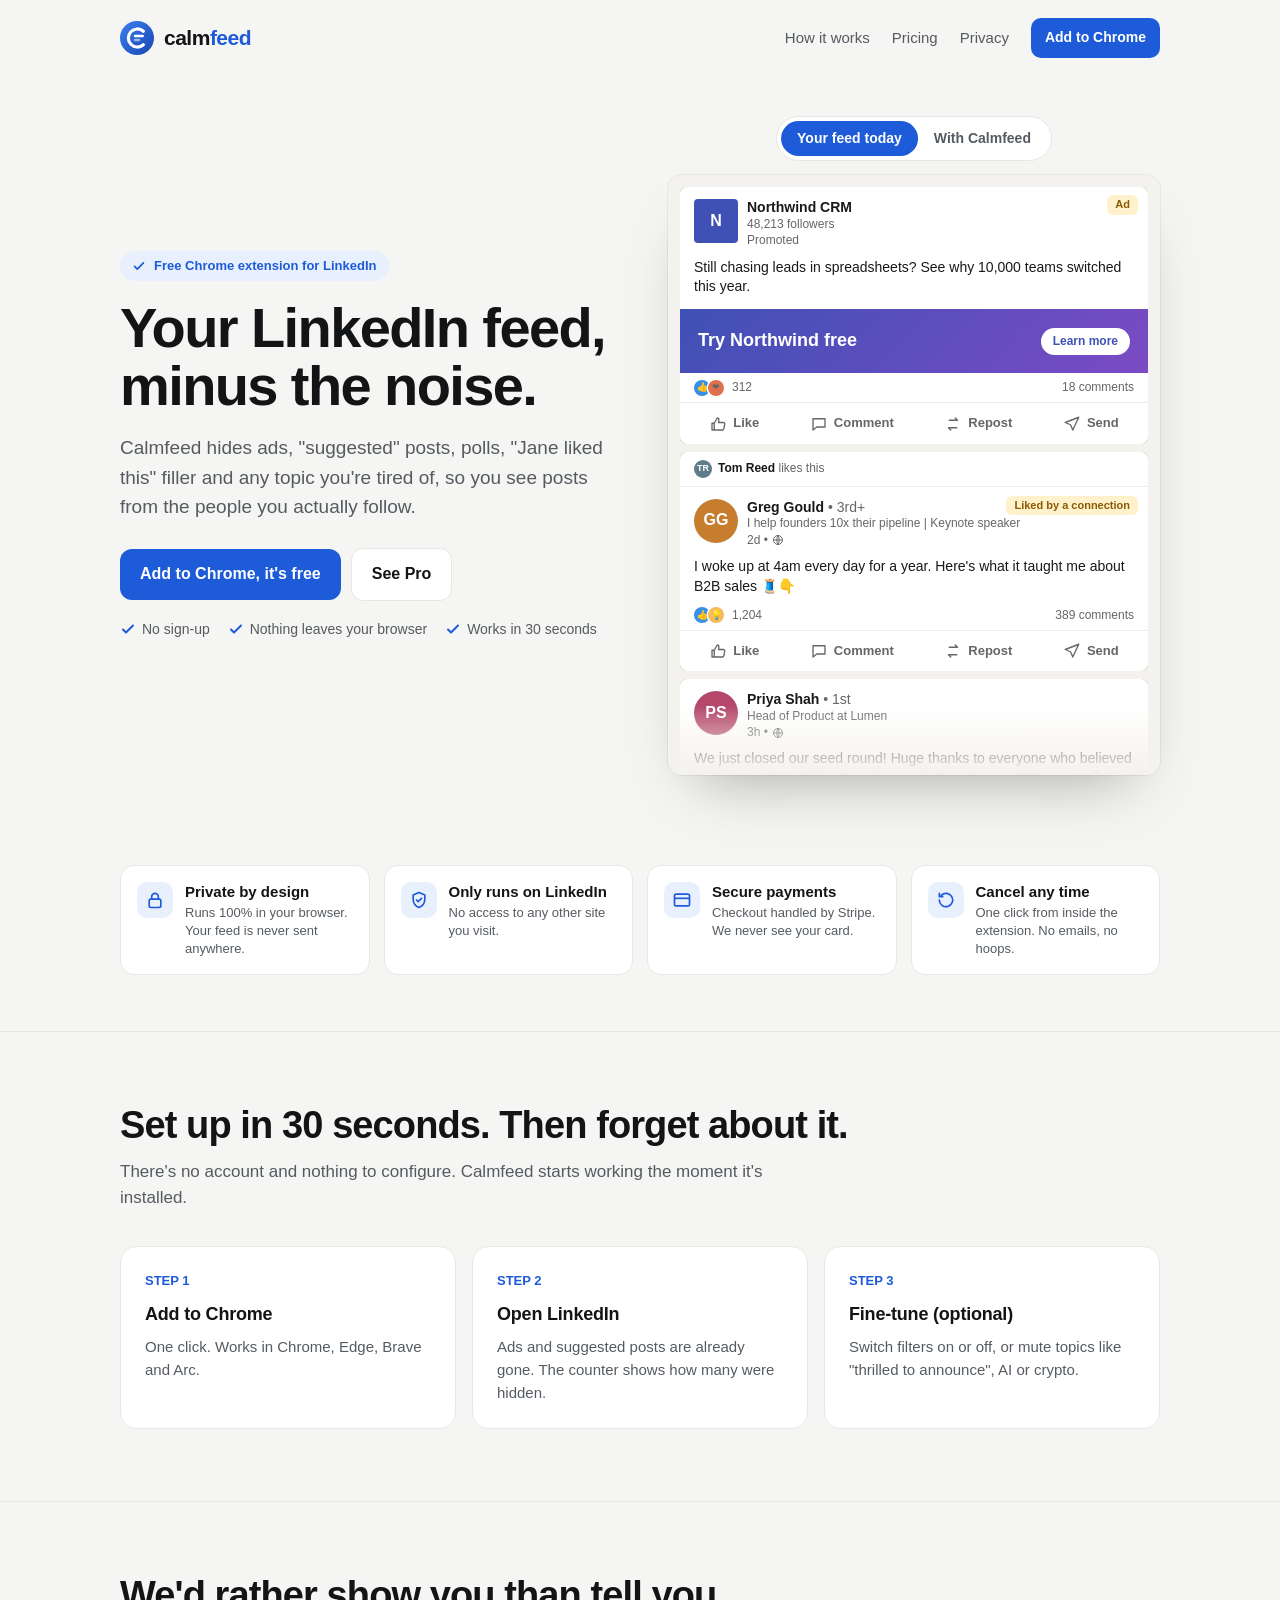
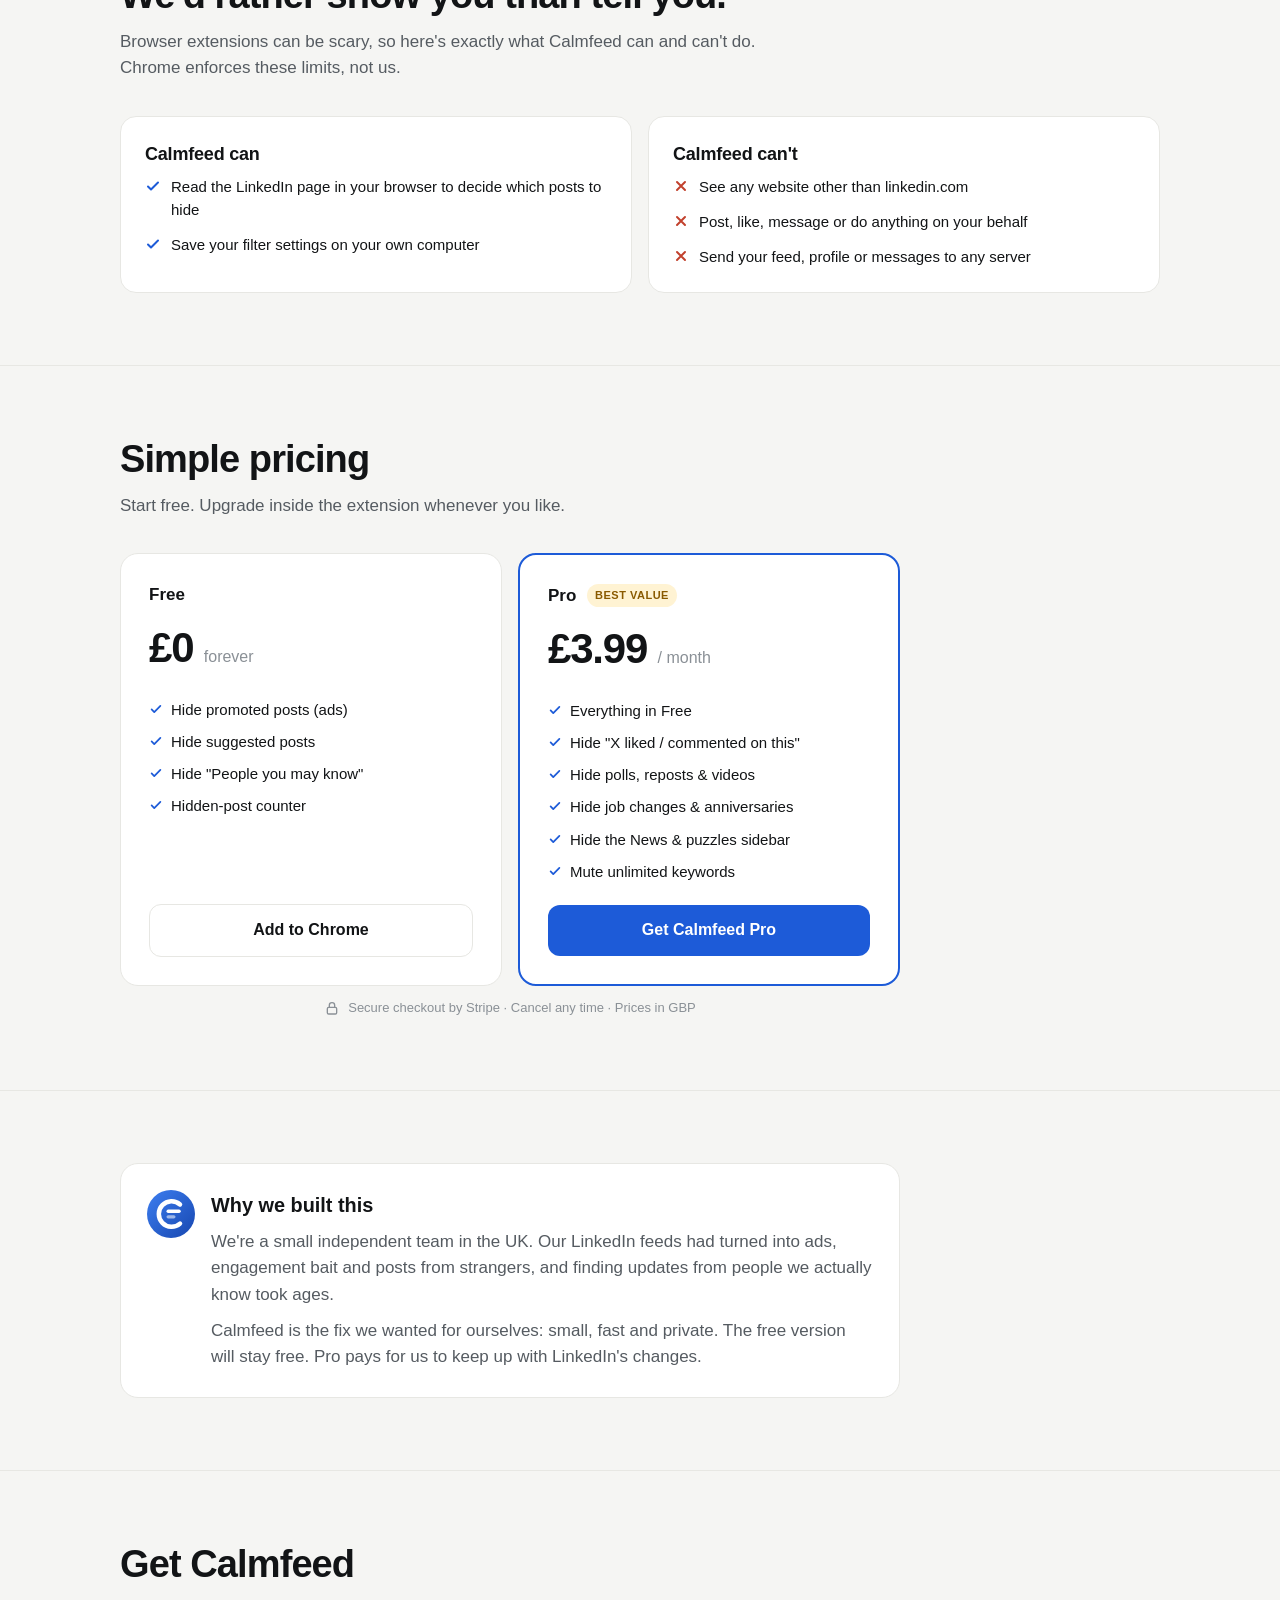
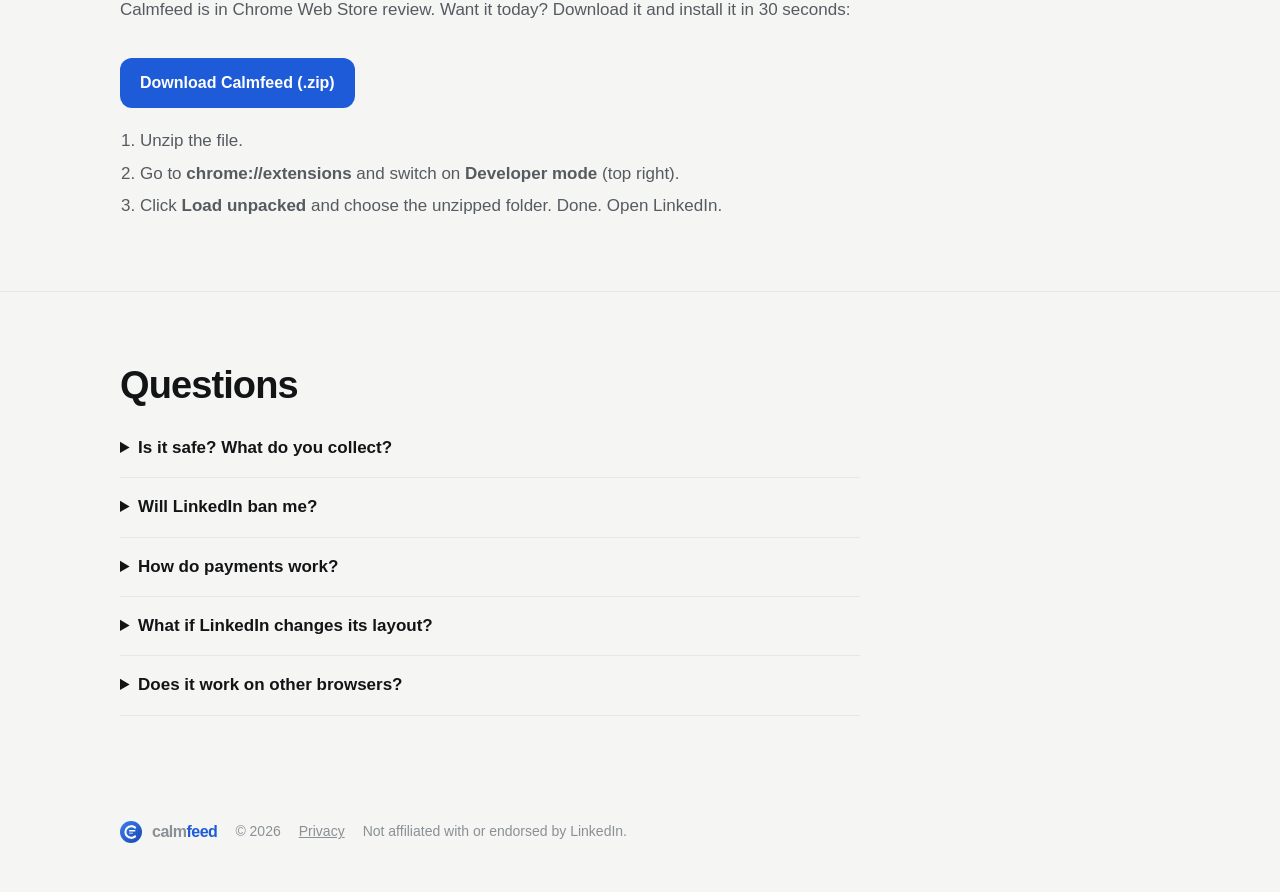
<file: calmfeed/site/index.html>
<!DOCTYPE html>
<html lang="en">
<head>
<meta charset="UTF-8">
<meta name="viewport" content="width=device-width, initial-scale=1">
<title>Calmfeed – a clean LinkedIn feed</title>
<meta name="description" content="Chrome extension that hides promoted posts, suggested posts, polls, 'X liked this' noise and any keyword you choose from your LinkedIn feed. Runs entirely in your browser.">
<meta property="og:title" content="Calmfeed – a clean LinkedIn feed">
<meta property="og:description" content="Hide ads, suggested posts, polls and 'X liked this' noise from LinkedIn. Only posts from people you follow.">
<meta property="og:image" content="icon-128.png">
<link rel="icon" href="icon.svg" type="image/svg+xml">
<style>
:root{
  --bg:#F5F5F3;--card:#fff;--line:#E7E7E3;--ink:#121416;--ink2:#555B61;--ink3:#8A9096;
  --acc:#1D5BD8;--acc2:#1D5BD8;--acc-soft:#E8F0FD;--gold:#8A5A00;--gold-soft:#FFF3D3;
}
@media(prefers-color-scheme:dark){:root{
  --bg:#0F1112;--card:#181B1D;--line:#2A2E31;--ink:#ECEEF0;--ink2:#A9AFB4;--ink3:#727980;
  --acc:#6EA4FF;--acc2:#8AB6FF;--acc-soft:rgba(110,164,255,.13);--gold:#F2C14E;--gold-soft:rgba(242,193,78,.12)}}
*{box-sizing:border-box;margin:0;padding:0}
body{font:17px/1.55 -apple-system,BlinkMacSystemFont,"Segoe UI",Roboto,"Helvetica Neue",sans-serif;background:var(--bg);color:var(--ink);-webkit-font-smoothing:antialiased}
a{color:inherit}
.wrap{max-width:1080px;margin:0 auto;padding:0 20px}
svg{flex-shrink:0}

/* nav */
nav{display:flex;align-items:center;justify-content:space-between;padding:18px 0}
.logo{display:flex;align-items:center;gap:10px;text-decoration:none;font-weight:750;font-size:21px;letter-spacing:-.5px}
.logo .wm b{color:var(--acc2);font-weight:750}
.navlinks{display:flex;align-items:center;gap:22px;font-size:15px}
.navlinks a.t{text-decoration:none;color:var(--ink2)}
.navlinks a.t:hover{color:var(--ink)}
.btn{display:inline-flex;align-items:center;justify-content:center;gap:8px;background:var(--acc);color:#fff;font-weight:600;text-decoration:none;padding:13px 20px;border-radius:12px;border:0;font-size:16px;cursor:pointer;white-space:nowrap}
.btn:hover{filter:brightness(1.08)}
@media(prefers-color-scheme:dark){.btn{color:#0A1A33}}
.btn.ghost{background:var(--card);color:var(--ink);border:1px solid var(--line)}
.btn.small{padding:9px 14px;font-size:14px;border-radius:10px}

/* hero */
.hero{display:grid;grid-template-columns:1fr 1fr;gap:56px;align-items:center;padding:40px 0 64px}
.eyebrow{display:inline-flex;align-items:center;gap:8px;font-size:13px;font-weight:600;color:var(--acc2);background:var(--acc-soft);padding:5px 12px;border-radius:999px;margin-bottom:18px}
h1{font-size:clamp(36px,5vw,56px);line-height:1.04;letter-spacing:-1.6px;margin-bottom:18px}
.lead{font-size:19px;color:var(--ink2);margin-bottom:26px;max-width:30em}
.ctas{display:flex;gap:10px;flex-wrap:wrap;align-items:center}
.checks{display:flex;flex-wrap:wrap;gap:8px 18px;margin-top:18px;font-size:14px;color:var(--ink2)}
.checks span{display:inline-flex;align-items:center;gap:6px}
.checks svg{color:var(--acc2)}

/* LinkedIn-style feed mock (always light, like a screenshot) */
.demo{position:relative}
.seg{display:inline-flex;background:var(--card);border:1px solid var(--line);border-radius:999px;padding:4px;margin:0 auto 14px;position:relative;left:50%;transform:translateX(-50%)}
.seg button{font:inherit;font-size:14px;font-weight:600;border:0;background:none;color:var(--ink2);padding:7px 16px;border-radius:999px;cursor:pointer}
.seg button.on{background:var(--acc);color:#fff}
@media(prefers-color-scheme:dark){.seg button.on{color:#0A1A33}}
.feed{background:#F4F2EE;border-radius:14px;padding:12px;height:600px;overflow:hidden;position:relative;box-shadow:0 30px 60px -30px rgba(0,0,0,.35),0 0 0 1px rgba(0,0,0,.06);font:14px/1.42 -apple-system,BlinkMacSystemFont,"Segoe UI",Roboto,sans-serif;color:#191919}
.feed::after{content:"";position:absolute;left:0;right:0;bottom:0;height:70px;background:linear-gradient(rgba(244,242,238,0),#F4F2EE)}
.hidpill{display:flex;align-items:center;justify-content:center;gap:6px;font-size:13px;font-weight:600;color:#174AB3;background:#E3EDFD;border-radius:8px;padding:0 10px;height:0;opacity:0;overflow:hidden;transition:all .35s ease;margin-bottom:0}
.after .hidpill{height:34px;opacity:1;margin-bottom:8px}
.pw{display:grid;grid-template-rows:1fr;margin-bottom:8px;transition:grid-template-rows .45s ease,opacity .35s ease,margin .45s ease}
.pw>div{overflow:hidden;min-height:0}
.after .pw.junk{grid-template-rows:0fr;opacity:0;margin-bottom:0}
.post{background:#fff;border-radius:8px;box-shadow:0 0 0 1px rgba(140,140,140,.2);position:relative}
.ctx{display:flex;align-items:center;gap:6px;font-size:12px;color:#666;padding:8px 14px;border-bottom:1px solid #EBEBEB}
.ctx b{color:#191919;font-weight:600}
.ph{display:flex;gap:9px;padding:12px 14px 0}
.av{width:44px;height:44px;border-radius:50%;display:grid;place-items:center;color:#fff;font-weight:600;font-size:16px}
.av.co{border-radius:4px}
.av.s{width:18px;height:18px;font-size:9px}
.nm{font-weight:600;font-size:14px;line-height:1.25}
.nm .dg{color:#666;font-weight:400}
.hl{font-size:12px;color:#666;line-height:1.3;white-space:nowrap;overflow:hidden;text-overflow:ellipsis;max-width:330px}
.mt{font-size:12px;color:#666;display:flex;align-items:center;gap:4px}
.pb{padding:8px 14px 4px}
.banner{height:64px;margin-top:8px;background:linear-gradient(135deg,#3F51B5,#7B4BC4);display:flex;align-items:center;justify-content:space-between;padding:0 18px;color:#fff;font-weight:700;font-size:18px}
.banner span{font-size:12px;font-weight:600;background:#fff;color:#3F51B5;border-radius:999px;padding:5px 12px}
.poll{margin:8px 0 2px;display:flex;flex-direction:column;gap:6px}
.opt{border:1px solid #D0D0D0;border-radius:999px;padding:6px 14px;font-weight:600;color:#0A66C2;font-size:13px;text-align:center}
.pollmeta{font-size:12px;color:#666;margin-top:4px}
.counts{display:flex;justify-content:space-between;align-items:center;font-size:12px;color:#666;padding:6px 14px;border-bottom:1px solid #EBEBEB;margin:0 0 0}
.rx{display:inline-flex;align-items:center;gap:4px}
.rx i{font-style:normal;width:16px;height:16px;border-radius:50%;display:inline-grid;place-items:center;font-size:9px;margin-right:-6px;box-shadow:0 0 0 1.5px #fff}
.acts{display:flex;justify-content:space-around;padding:2px 4px}
.acts span{display:flex;align-items:center;gap:6px;font-size:13px;font-weight:600;color:#666;padding:9px 6px}
.flag{position:absolute;top:8px;right:10px;font-size:11px;font-weight:700;color:#8A5A00;background:#FFF1CC;border-radius:6px;padding:2px 8px;transition:opacity .2s}

/* sections */
section{padding:72px 0;border-top:1px solid var(--line)}
h2{font-size:clamp(28px,3.6vw,38px);letter-spacing:-.9px;line-height:1.12;margin-bottom:12px}
.sub{color:var(--ink2);margin-bottom:34px;max-width:38em}
.trust{display:grid;grid-template-columns:repeat(4,1fr);gap:14px;padding:26px 0 0}
.tb{display:flex;gap:12px;align-items:flex-start;background:var(--card);border:1px solid var(--line);border-radius:14px;padding:16px}
.tb .ic{width:36px;height:36px;border-radius:10px;background:var(--acc-soft);color:var(--acc2);display:grid;place-items:center;flex-shrink:0}
.tb b{display:block;font-size:15px;line-height:1.3}
.tb span{font-size:13px;color:var(--ink2);line-height:1.4;display:block;margin-top:2px}
.grid3{display:grid;grid-template-columns:repeat(3,1fr);gap:16px}
.card{background:var(--card);border:1px solid var(--line);border-radius:16px;padding:24px}
.card .num{font-size:13px;font-weight:700;color:var(--acc2);margin-bottom:10px;display:block}
.card h3{font-size:18px;margin-bottom:6px;letter-spacing:-.2px}
.card p{color:var(--ink2);font-size:15px}
.split{display:grid;grid-template-columns:1fr 1fr;gap:16px}
.perm{list-style:none;display:flex;flex-direction:column;gap:12px;margin-top:6px}
.perm li{display:flex;gap:10px;font-size:15px}
.perm li svg{margin-top:3px}
.yes{color:var(--acc2)}.no{color:#C2412D}
@media(prefers-color-scheme:dark){.no{color:#F0786A}}
.plans{display:grid;grid-template-columns:1fr 1fr;gap:16px;max-width:780px}
.plan{background:var(--card);border:1px solid var(--line);border-radius:18px;padding:28px;display:flex;flex-direction:column}
.plan.pro{border:2px solid var(--acc2);position:relative}
.plan .price{font-size:42px;font-weight:750;letter-spacing:-1.2px;margin:6px 0 2px}
.plan .price small{font-size:16px;color:var(--ink3);font-weight:500;letter-spacing:0}
.plan ul{list-style:none;margin:16px 0 22px;display:flex;flex-direction:column;gap:9px;font-size:15px;flex:1}
.plan li{display:flex;gap:8px}
.plan li svg{color:var(--acc2);margin-top:4px}
.tag{display:inline-block;font-size:11px;font-weight:700;letter-spacing:.5px;padding:3px 8px;border-radius:999px;background:var(--gold-soft);color:var(--gold);vertical-align:2px;margin-left:6px}
.secure{display:flex;align-items:center;gap:8px;font-size:13px;color:var(--ink3);margin-top:12px;justify-content:center}
.note{display:flex;gap:16px;align-items:flex-start;background:var(--card);border:1px solid var(--line);border-radius:18px;padding:26px;max-width:780px}
.note p{color:var(--ink2)}
.note p+p{margin-top:10px}
.faq>*{max-width:740px}
details{border-bottom:1px solid var(--line);padding:16px 0}
summary{font-weight:600;cursor:pointer}
details p{color:var(--ink2);margin-top:8px}
ol.steps{margin:20px 0 0 20px;color:var(--ink2);display:flex;flex-direction:column;gap:6px}
footer{padding:32px 0 48px;color:var(--ink3);font-size:14px;display:flex;gap:18px;flex-wrap:wrap;align-items:center}
footer .logo{font-size:16px}
@media(max-width:900px){.trust{grid-template-columns:1fr 1fr}}
@media(max-width:820px){
  .hero{grid-template-columns:1fr;padding-top:16px;gap:36px}
  .grid3,.split,.plans{grid-template-columns:1fr}
  .navlinks a.t{display:none}
  .feed{height:500px}
}
@media(max-width:520px){.trust{grid-template-columns:1fr}.hl{max-width:200px}}
</style>
</head>
<body>

<!-- reusable icons -->
<svg width="0" height="0" style="position:absolute" aria-hidden="true">
  <symbol id="logo" viewBox="0 0 128 128"><defs><linearGradient id="cfg" x1="0" y1="0" x2="1" y2="1"><stop offset="0" stop-color="#3D7EF0"/><stop offset="1" stop-color="#1747B0"/></linearGradient></defs><circle cx="64" cy="64" r="64" fill="url(#cfg)"/><path d="M88 38.5A34 34 0 1 0 88 89.5" fill="none" stroke="#fff" stroke-width="12" stroke-linecap="round"/><rect x="52" y="52" width="38" height="9" rx="4.5" fill="#fff"/><rect x="52" y="67" width="24" height="9" rx="4.5" fill="#fff" opacity=".55"/></symbol>
  <symbol id="check" viewBox="0 0 16 16"><path d="M3 8.5l3 3 7-7" fill="none" stroke="currentColor" stroke-width="2" stroke-linecap="round" stroke-linejoin="round"/></symbol>
  <symbol id="x" viewBox="0 0 16 16"><path d="M4 4l8 8M12 4l-8 8" fill="none" stroke="currentColor" stroke-width="2" stroke-linecap="round"/></symbol>
  <symbol id="lock" viewBox="0 0 24 24"><rect x="5" y="11" width="14" height="10" rx="2" fill="none" stroke="currentColor" stroke-width="2"/><path d="M8 11V8a4 4 0 0 1 8 0v3" fill="none" stroke="currentColor" stroke-width="2"/></symbol>
  <symbol id="card" viewBox="0 0 24 24"><rect x="3" y="5" width="18" height="14" rx="2" fill="none" stroke="currentColor" stroke-width="2"/><path d="M3 10h18" stroke="currentColor" stroke-width="2"/></symbol>
  <symbol id="cancel" viewBox="0 0 24 24"><path d="M4 12a8 8 0 1 0 2.3-5.6M4 4v4h4" fill="none" stroke="currentColor" stroke-width="2" stroke-linecap="round" stroke-linejoin="round"/></symbol>
  <symbol id="shield" viewBox="0 0 24 24"><path d="M12 3l7 3v5c0 5-3.5 8.5-7 10-3.5-1.5-7-5-7-10V6z" fill="none" stroke="currentColor" stroke-width="2" stroke-linejoin="round"/><path d="M9 12l2 2 4-4" fill="none" stroke="currentColor" stroke-width="2" stroke-linecap="round" stroke-linejoin="round"/></symbol>
  <symbol id="like" viewBox="0 0 24 24"><path d="M7 11v9H4v-9zM7 11l4-7c1.5 0 2.5 1 2.2 2.6L12.6 10H19a2 2 0 0 1 2 2.3l-1.2 6A2 2 0 0 1 17.8 20H7" fill="none" stroke="currentColor" stroke-width="1.8" stroke-linejoin="round"/></symbol>
  <symbol id="cmt" viewBox="0 0 24 24"><path d="M4 5h16v11H9l-5 4z" fill="none" stroke="currentColor" stroke-width="1.8" stroke-linejoin="round"/></symbol>
  <symbol id="rp" viewBox="0 0 24 24"><path d="M7 7h11l-3-3M17 17H6l3 3" fill="none" stroke="currentColor" stroke-width="1.8" stroke-linecap="round" stroke-linejoin="round"/></symbol>
  <symbol id="send" viewBox="0 0 24 24"><path d="M21 3L3 10l7 3 3 7z" fill="none" stroke="currentColor" stroke-width="1.8" stroke-linejoin="round"/></symbol>
  <symbol id="globe" viewBox="0 0 16 16"><circle cx="8" cy="8" r="6" fill="none" stroke="currentColor" stroke-width="1.3"/><path d="M2 8h12M8 2c2 2 2 10 0 12M8 2c-2 2-2 10 0 12" fill="none" stroke="currentColor" stroke-width="1.3"/></symbol>
</svg>

<div class="wrap">
  <nav>
    <a class="logo" href="#"><svg width="34" height="34"><use href="#logo"/></svg><span class="wm">calm<b>feed</b></span></a>
    <div class="navlinks">
      <a class="t" href="#how">How it works</a>
      <a class="t" href="#pricing">Pricing</a>
      <a class="t" href="#privacy">Privacy</a>
      <a class="btn small" href="#get" data-store>Add to Chrome</a>
    </div>
  </nav>

  <div class="hero">
    <div>
      <span class="eyebrow"><svg width="14" height="14"><use href="#check"/></svg> Free Chrome extension for LinkedIn</span>
      <h1>Your LinkedIn feed, minus the noise.</h1>
      <p class="lead">Calmfeed hides ads, "suggested" posts, polls, "Jane liked this" filler and any topic you're tired of, so you see posts from the people you actually follow.</p>
      <div class="ctas">
        <a class="btn" href="#get" data-store>Add to Chrome, it's free</a>
        <a class="btn ghost" href="#pricing">See Pro</a>
      </div>
      <div class="checks">
        <span><svg width="16" height="16"><use href="#check"/></svg>No sign-up</span>
        <span><svg width="16" height="16"><use href="#check"/></svg>Nothing leaves your browser</span>
        <span><svg width="16" height="16"><use href="#check"/></svg>Works in 30 seconds</span>
      </div>
    </div>

    <div class="demo">
      <div class="seg" role="tablist">
        <button id="tBefore" class="on" role="tab">Your feed today</button>
        <button id="tAfter" role="tab">With Calmfeed</button>
      </div>
      <div class="feed" id="feed" aria-label="Example LinkedIn feed">
        <div class="hidpill"><svg width="14" height="14"><use href="#check"/></svg> Calmfeed hid 3 posts</div>

        <div class="pw junk"><div><div class="post">
          <span class="flag">Ad</span>
          <div class="ph"><div class="av co" style="background:#3F51B5">N</div><div><div class="nm">Northwind CRM</div><div class="hl">48,213 followers</div><div class="mt">Promoted</div></div></div>
          <div class="pb">Still chasing leads in spreadsheets? See why 10,000 teams switched this year.</div>
          <div class="banner">Try Northwind free <span>Learn more</span></div>
          <div class="counts"><span class="rx"><i style="background:#378FE9;color:#fff">👍</i><i style="background:#DF704D">❤</i>&nbsp;&nbsp;&nbsp;312</span><span>18 comments</span></div>
          <div class="acts"><span><svg width="18" height="18"><use href="#like"/></svg>Like</span><span><svg width="18" height="18"><use href="#cmt"/></svg>Comment</span><span><svg width="18" height="18"><use href="#rp"/></svg>Repost</span><span><svg width="18" height="18"><use href="#send"/></svg>Send</span></div>
        </div></div></div>

        <div class="pw junk"><div><div class="post">
          <div class="ctx"><div class="av s" style="background:#5E7C8B">TR</div><span><b>Tom Reed</b> likes this</span></div>
          <span class="flag" style="top:44px">Liked by a connection</span>
          <div class="ph"><div class="av" style="background:#C77D2E">GG</div><div><div class="nm">Greg Gould <span class="dg">• 3rd+</span></div><div class="hl">I help founders 10x their pipeline | Keynote speaker</div><div class="mt">2d • <svg width="12" height="12"><use href="#globe"/></svg></div></div></div>
          <div class="pb">I woke up at 4am every day for a year. Here's what it taught me about B2B sales 🧵👇</div>
          <div class="counts"><span class="rx"><i style="background:#378FE9;color:#fff">👍</i><i style="background:#F5BB5C">💡</i>&nbsp;&nbsp;&nbsp;1,204</span><span>389 comments</span></div>
          <div class="acts"><span><svg width="18" height="18"><use href="#like"/></svg>Like</span><span><svg width="18" height="18"><use href="#cmt"/></svg>Comment</span><span><svg width="18" height="18"><use href="#rp"/></svg>Repost</span><span><svg width="18" height="18"><use href="#send"/></svg>Send</span></div>
        </div></div></div>

        <div class="pw"><div><div class="post">
          <div class="ph"><div class="av" style="background:#B5476B">PS</div><div><div class="nm">Priya Shah <span class="dg">• 1st</span></div><div class="hl">Head of Product at Lumen</div><div class="mt">3h • <svg width="12" height="12"><use href="#globe"/></svg></div></div></div>
          <div class="pb">We just closed our seed round! Huge thanks to everyone who believed in us early. We're hiring 3 engineers in Manchester. DMs open 🚀</div>
          <div class="counts"><span class="rx"><i style="background:#378FE9;color:#fff">👍</i><i style="background:#6DAE4F">👏</i>&nbsp;&nbsp;&nbsp;86</span><span>24 comments</span></div>
          <div class="acts"><span><svg width="18" height="18"><use href="#like"/></svg>Like</span><span><svg width="18" height="18"><use href="#cmt"/></svg>Comment</span><span><svg width="18" height="18"><use href="#rp"/></svg>Repost</span><span><svg width="18" height="18"><use href="#send"/></svg>Send</span></div>
        </div></div></div>

        <div class="pw junk"><div><div class="post">
          <div class="ctx">Suggested</div>
          <span class="flag" style="top:40px">Suggested poll</span>
          <div class="ph"><div class="av" style="background:#4F7A3A">AK</div><div><div class="nm">Alex Kerr <span class="dg">• 3rd+</span></div><div class="hl">Tech recruiter | Hiring is broken</div><div class="mt">1d • <svg width="12" height="12"><use href="#globe"/></svg></div></div></div>
          <div class="pb">Is AI replacing junior developers?
            <div class="poll"><div class="opt">Yes, already</div><div class="opt">In 5 years</div><div class="opt">Never</div></div>
            <div class="pollmeta">3,201 votes • 5d left</div>
          </div>
          <div class="acts"><span><svg width="18" height="18"><use href="#like"/></svg>Like</span><span><svg width="18" height="18"><use href="#cmt"/></svg>Comment</span><span><svg width="18" height="18"><use href="#rp"/></svg>Repost</span><span><svg width="18" height="18"><use href="#send"/></svg>Send</span></div>
        </div></div></div>

        <div class="pw"><div><div class="post">
          <div class="ph"><div class="av" style="background:#2D6E8E">ML</div><div><div class="nm">Marcus Lee <span class="dg">• 1st</span></div><div class="hl">Design Lead at Fernway</div><div class="mt">5h • <svg width="12" height="12"><use href="#globe"/></svg></div></div></div>
          <div class="pb">Hiring a product designer to join our team in Leeds. Hybrid, great people, real problems. Happy to answer questions!</div>
          <div class="counts"><span class="rx"><i style="background:#378FE9;color:#fff">👍</i>&nbsp;&nbsp;41</span><span>9 comments</span></div>
          <div class="acts"><span><svg width="18" height="18"><use href="#like"/></svg>Like</span><span><svg width="18" height="18"><use href="#cmt"/></svg>Comment</span><span><svg width="18" height="18"><use href="#rp"/></svg>Repost</span><span><svg width="18" height="18"><use href="#send"/></svg>Send</span></div>
        </div></div></div>

        <div class="pw"><div><div class="post">
          <div class="ph"><div class="av" style="background:#7A4E9E">JO</div><div><div class="nm">Jess Okafor <span class="dg">• 1st</span></div><div class="hl">Account Director at Brightline</div><div class="mt">8h • <svg width="12" height="12"><use href="#globe"/></svg></div></div></div>
          <div class="pb">Wrote up the 5 questions I ask in every discovery call. Link in comments if useful.</div>
        </div></div></div>
      </div>
    </div>
  </div>

  <div class="trust" id="privacy">
    <div class="tb"><div class="ic"><svg width="20" height="20"><use href="#lock"/></svg></div><div><b>Private by design</b><span>Runs 100% in your browser. Your feed is never sent anywhere.</span></div></div>
    <div class="tb"><div class="ic"><svg width="20" height="20"><use href="#shield"/></svg></div><div><b>Only runs on LinkedIn</b><span>No access to any other site you visit.</span></div></div>
    <div class="tb"><div class="ic"><svg width="20" height="20"><use href="#card"/></svg></div><div><b>Secure payments</b><span>Checkout handled by Stripe. We never see your card.</span></div></div>
    <div class="tb"><div class="ic"><svg width="20" height="20"><use href="#cancel"/></svg></div><div><b>Cancel any time</b><span>One click from inside the extension. No emails, no hoops.</span></div></div>
  </div>
</div>

<section id="how" style="margin-top:56px">
  <div class="wrap">
    <h2>Set up in 30 seconds. Then forget about it.</h2>
    <p class="sub">There's no account and nothing to configure. Calmfeed starts working the moment it's installed.</p>
    <div class="grid3">
      <div class="card"><span class="num">STEP 1</span><h3>Add to Chrome</h3><p>One click. Works in Chrome, Edge, Brave and Arc.</p></div>
      <div class="card"><span class="num">STEP 2</span><h3>Open LinkedIn</h3><p>Ads and suggested posts are already gone. The counter shows how many were hidden.</p></div>
      <div class="card"><span class="num">STEP 3</span><h3>Fine-tune (optional)</h3><p>Switch filters on or off, or mute topics like "thrilled to announce", AI or crypto.</p></div>
    </div>
  </div>
</section>

<section>
  <div class="wrap">
    <h2>We'd rather show you than tell you.</h2>
    <p class="sub">Browser extensions can be scary, so here's exactly what Calmfeed can and can't do. Chrome enforces these limits, not us.</p>
    <div class="split">
      <div class="card"><h3>Calmfeed can</h3>
        <ul class="perm">
          <li><svg class="yes" width="16" height="16"><use href="#check"/></svg>Read the LinkedIn page in your browser to decide which posts to hide</li>
          <li><svg class="yes" width="16" height="16"><use href="#check"/></svg>Save your filter settings on your own computer</li>
        </ul>
      </div>
      <div class="card"><h3>Calmfeed can't</h3>
        <ul class="perm">
          <li><svg class="no" width="16" height="16"><use href="#x"/></svg>See any website other than linkedin.com</li>
          <li><svg class="no" width="16" height="16"><use href="#x"/></svg>Post, like, message or do anything on your behalf</li>
          <li><svg class="no" width="16" height="16"><use href="#x"/></svg>Send your feed, profile or messages to any server</li>
        </ul>
      </div>
    </div>
  </div>
</section>

<section id="pricing">
  <div class="wrap">
    <h2>Simple pricing</h2>
    <p class="sub">Start free. Upgrade inside the extension whenever you like.</p>
    <div class="plans">
      <div class="plan">
        <b>Free</b>
        <div class="price">£0 <small>forever</small></div>
        <ul>
          <li><svg width="14" height="14"><use href="#check"/></svg>Hide promoted posts (ads)</li>
          <li><svg width="14" height="14"><use href="#check"/></svg>Hide suggested posts</li>
          <li><svg width="14" height="14"><use href="#check"/></svg>Hide "People you may know"</li>
          <li><svg width="14" height="14"><use href="#check"/></svg>Hidden-post counter</li>
        </ul>
        <a class="btn ghost" href="#get" data-store>Add to Chrome</a>
      </div>
      <div class="plan pro">
        <b>Pro <span class="tag">BEST VALUE</span></b>
        <div class="price">£3.99 <small>/ month</small></div>
        <ul>
          <li><svg width="14" height="14"><use href="#check"/></svg>Everything in Free</li>
          <li><svg width="14" height="14"><use href="#check"/></svg>Hide "X liked / commented on this"</li>
          <li><svg width="14" height="14"><use href="#check"/></svg>Hide polls, reposts &amp; videos</li>
          <li><svg width="14" height="14"><use href="#check"/></svg>Hide job changes &amp; anniversaries</li>
          <li><svg width="14" height="14"><use href="#check"/></svg>Hide the News &amp; puzzles sidebar</li>
          <li><svg width="14" height="14"><use href="#check"/></svg>Mute unlimited keywords</li>
        </ul>
        <a class="btn" href="#get" data-store>Get Calmfeed Pro</a>
      </div>
    </div>
    <div class="secure" style="max-width:780px"><svg width="16" height="16"><use href="#lock"/></svg>Secure checkout by Stripe · Cancel any time · Prices in GBP</div>
  </div>
</section>

<section>
  <div class="wrap">
    <div class="note">
      <svg width="48" height="48"><use href="#logo"/></svg>
      <div>
        <h3 style="margin-bottom:8px">Why we built this</h3>
        <p>We're a small independent team in the UK. Our LinkedIn feeds had turned into ads, engagement bait and posts from strangers, and finding updates from people we actually know took ages.</p>
        <p>Calmfeed is the fix we wanted for ourselves: small, fast and private. The free version will stay free. Pro pays for us to keep up with LinkedIn's changes.</p>
      </div>
    </div>
  </div>
</section>

<section id="get">
  <div class="wrap faq">
    <h2>Get Calmfeed</h2>
    <p class="sub" id="getText">Calmfeed is in Chrome Web Store review. Want it today? Download it and install it in 30 seconds:</p>
    <div class="ctas" id="earlyAccess">
      <a class="btn" href="calmfeed.zip" download>Download Calmfeed (.zip)</a>
    </div>
    <ol class="steps" id="steps">
      <li>Unzip the file.</li>
      <li>Go to <b>chrome://extensions</b> and switch on <b>Developer mode</b> (top right).</li>
      <li>Click <b>Load unpacked</b> and choose the unzipped folder. Done. Open LinkedIn.</li>
    </ol>
  </div>
</section>

<section>
  <div class="wrap faq">
    <h2>Questions</h2>
    <details><summary>Is it safe? What do you collect?</summary><p>Nothing. Calmfeed runs entirely in your browser and only reads the LinkedIn page to decide what to hide. It never sends your feed, messages or profile anywhere. <a href="privacy.html">Read the privacy policy</a>.</p></details>
    <details><summary>Will LinkedIn ban me?</summary><p>No. Calmfeed only changes what your own browser displays. It doesn't automate anything, scrape anything or touch your account.</p></details>
    <details><summary>How do payments work?</summary><p>Click "Go Pro" in the extension. Payment is handled securely by Stripe via ExtensionPay. You can cancel any time from the same place.</p></details>
    <details><summary>What if LinkedIn changes its layout?</summary><p>LinkedIn updates its site often. We watch for changes and push fixes through Chrome automatically. You don't need to do anything.</p></details>
    <details><summary>Does it work on other browsers?</summary><p>Any Chromium browser: Chrome, Edge, Brave and Arc. Not yet on mobile.</p></details>
  </div>
</section>

<div class="wrap"><footer>
  <a class="logo" href="#"><svg width="22" height="22"><use href="#logo"/></svg><span class="wm">calm<b>feed</b></span></a>
  <span>© 2026</span><a href="privacy.html">Privacy</a><span>Not affiliated with or endorsed by LinkedIn.</span>
</footer></div>

<script>
// Before / after demo: auto-plays until the visitor clicks a tab.
(function () {
  var feed = document.getElementById('feed'), b = document.getElementById('tBefore'), a = document.getElementById('tAfter');
  function set(after) { feed.classList.toggle('after', after); a.classList.toggle('on', after); b.classList.toggle('on', !after); }
  var timer = setInterval(function () { set(!feed.classList.contains('after')); }, 3200);
  b.onclick = function () { clearInterval(timer); set(false); };
  a.onclick = function () { clearInterval(timer); set(true); };
})();

// Once the Chrome Web Store listing is live, paste its URL here and every button points to it.
var STORE_URL = '';
if (STORE_URL) {
  document.querySelectorAll('[data-store]').forEach(function (el) { el.href = STORE_URL; el.target = '_blank'; el.rel = 'noopener'; });
  document.getElementById('getText').textContent = 'Install Calmfeed from the Chrome Web Store:';
  document.getElementById('earlyAccess').innerHTML = '<a class="btn" target="_blank" rel="noopener" href="' + STORE_URL + '">Add to Chrome</a>';
  document.getElementById('steps').remove();
}
</script>
</body>
</html>
</file>
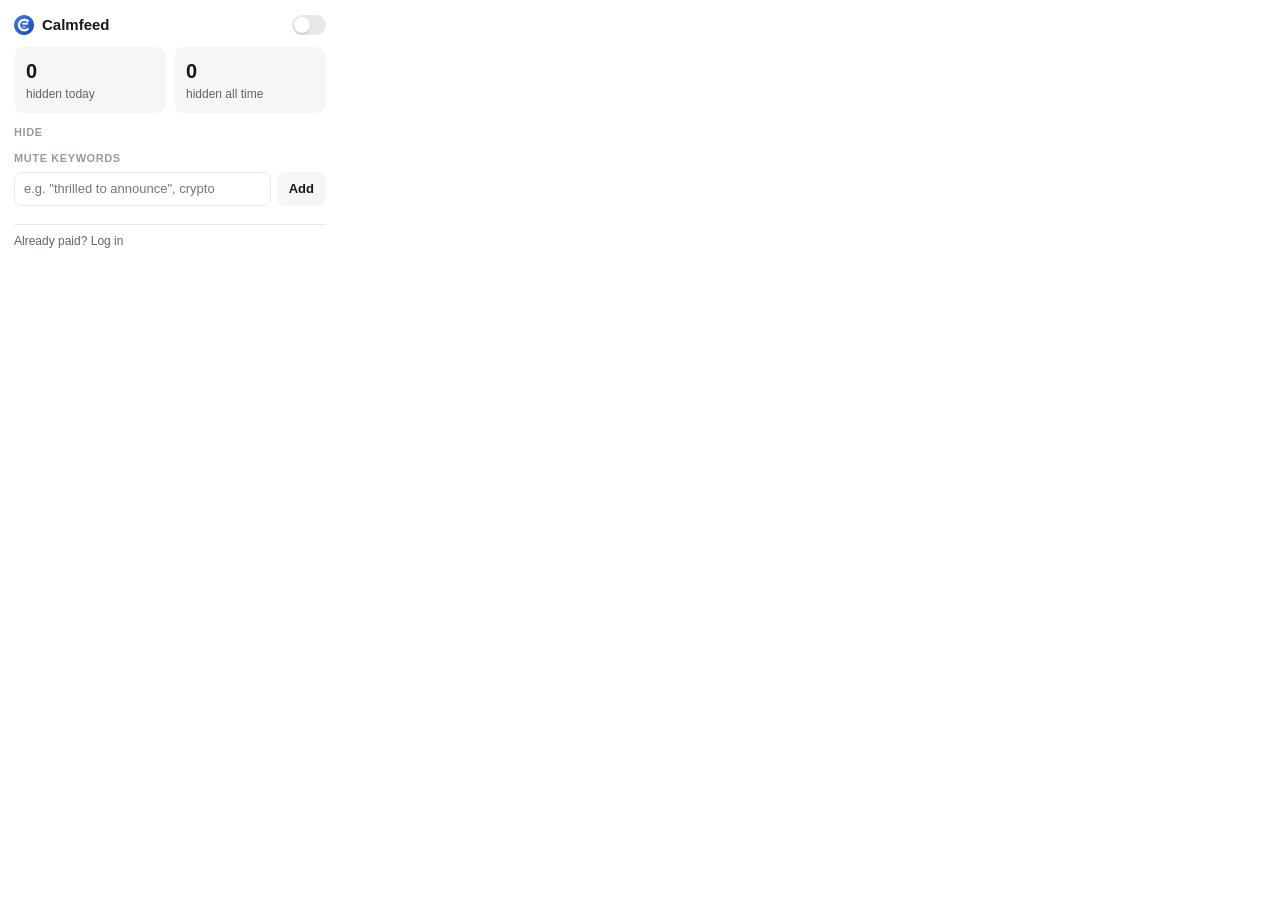
<file: calmfeed/extension/popup.html>
<!DOCTYPE html>
<html lang="en">
<head>
<meta charset="UTF-8">
<title>Calmfeed</title>
<link rel="stylesheet" href="popup.css">
</head>
<body>
<header>
  <div class="brand"><img src="icons/icon32.png" alt="" width="20" height="20"> Calmfeed <span id="proBadge" class="badge hidden">PRO</span></div>
  <label class="switch" title="Turn Calmfeed on/off"><input type="checkbox" id="enabled"><span></span></label>
</header>

<section class="stats">
  <div><b id="today" class="num">0</b><span>hidden today</span></div>
  <div><b id="total" class="num">0</b><span>hidden all time</span></div>
</section>
<p id="health" class="health hidden"></p>

<section id="upsell" class="upsell hidden">
  <div>
    <b>Unlock the full clean-up</b>
    <p>Hide "X liked this", polls, job changes, videos, the sidebar, and mute any keyword.</p>
  </div>
  <button id="upgradeBtn" class="primary">Go Pro · <span id="price"></span></button>
</section>

<h2>Hide</h2>
<ul id="filters"></ul>

<h2>Mute keywords <span id="kwLock" class="lock hidden">PRO</span></h2>
<form id="kwForm" class="kw-form">
  <input id="kwInput" placeholder='e.g. "thrilled to announce", crypto' maxlength="60" autocomplete="off">
  <button class="ghost" type="submit">Add</button>
</form>
<div id="kwList" class="chips"></div>

<footer>
  <a href="#" id="loginLink">Already paid? Log in</a>
  <a href="#" id="manageLink" class="hidden">Manage subscription</a>
</footer>
<script src="config.js"></script>
<script src="popup.js"></script>
</body>
</html>
</file>
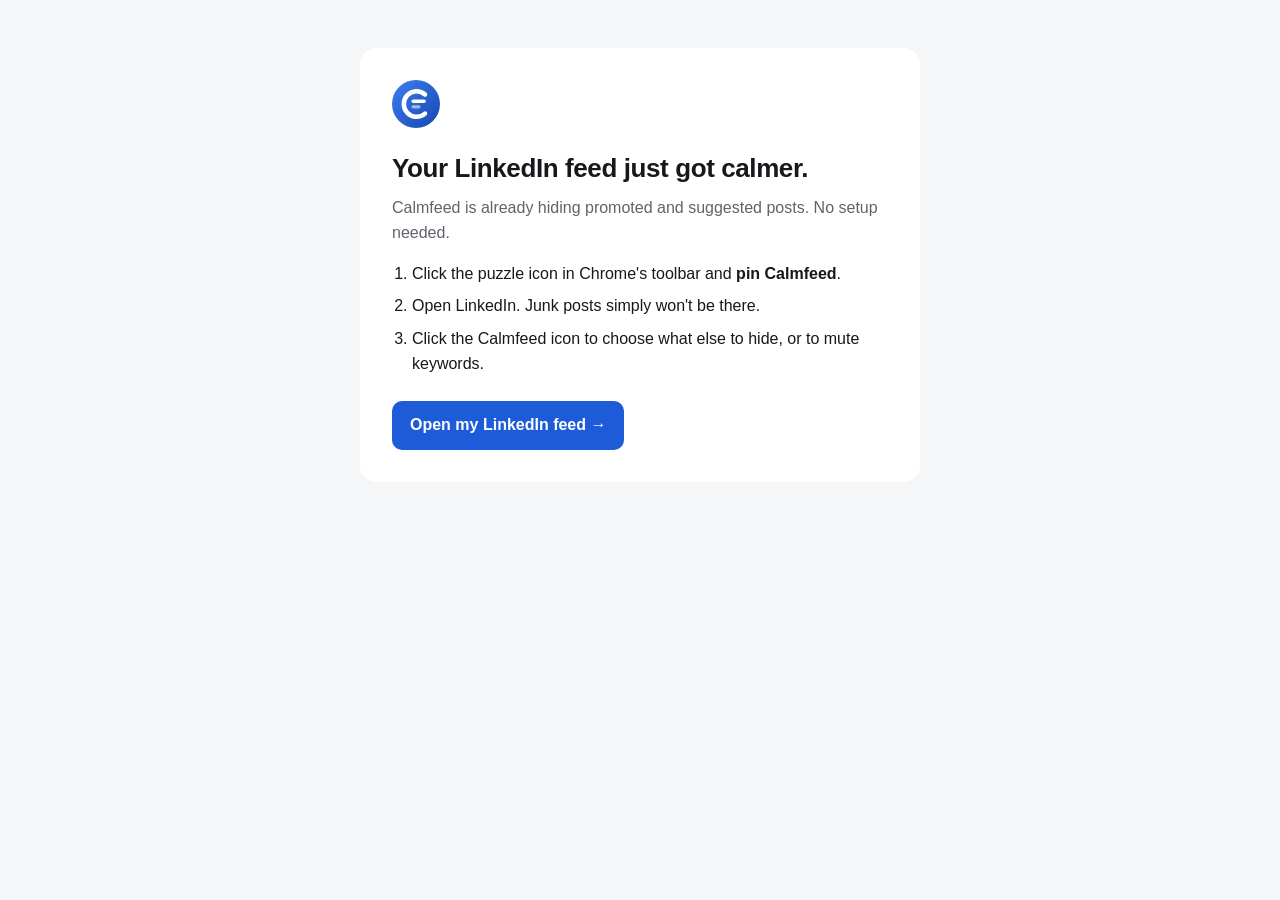
<file: calmfeed/extension/welcome.html>
<!DOCTYPE html>
<html lang="en">
<head>
<meta charset="UTF-8">
<meta name="viewport" content="width=device-width, initial-scale=1">
<title>Welcome to Calmfeed</title>
<style>
:root{--bg:#F5F6F7;--card:#fff;--ink:#16181B;--ink2:#5E646B;--acc:#1D5BD8}
@media(prefers-color-scheme:dark){:root{--bg:#141618;--card:#1E2124;--ink:#ECEEF0;--ink2:#A6ACB2;--acc:#6EA4FF}}
*{box-sizing:border-box;margin:0}
body{font:16px/1.55 -apple-system,BlinkMacSystemFont,"Segoe UI",Roboto,sans-serif;background:var(--bg);color:var(--ink);padding:48px 16px}
main{max-width:560px;margin:0 auto;background:var(--card);border-radius:16px;padding:32px}
h1{font-size:26px;letter-spacing:-.4px;margin:12px 0 8px}
p{color:var(--ink2);margin-bottom:16px}
ol{padding-left:20px;margin-bottom:24px}
li{margin-bottom:8px}
a.btn{display:inline-block;background:var(--acc);color:#fff;text-decoration:none;font-weight:600;padding:12px 18px;border-radius:10px}
</style>
</head>
<body>
<main>
  <img src="icons/icon48.png" width="48" height="48" alt="">
  <h1>Your LinkedIn feed just got calmer.</h1>
  <p>Calmfeed is already hiding promoted and suggested posts. No setup needed.</p>
  <ol>
    <li>Click the puzzle icon in Chrome's toolbar and <b>pin Calmfeed</b>.</li>
    <li>Open LinkedIn. Junk posts simply won't be there.</li>
    <li>Click the Calmfeed icon to choose what else to hide, or to mute keywords.</li>
  </ol>
  <a class="btn" href="https://www.linkedin.com/feed/">Open my LinkedIn feed →</a>
</main>
</body>
</html>
</file>
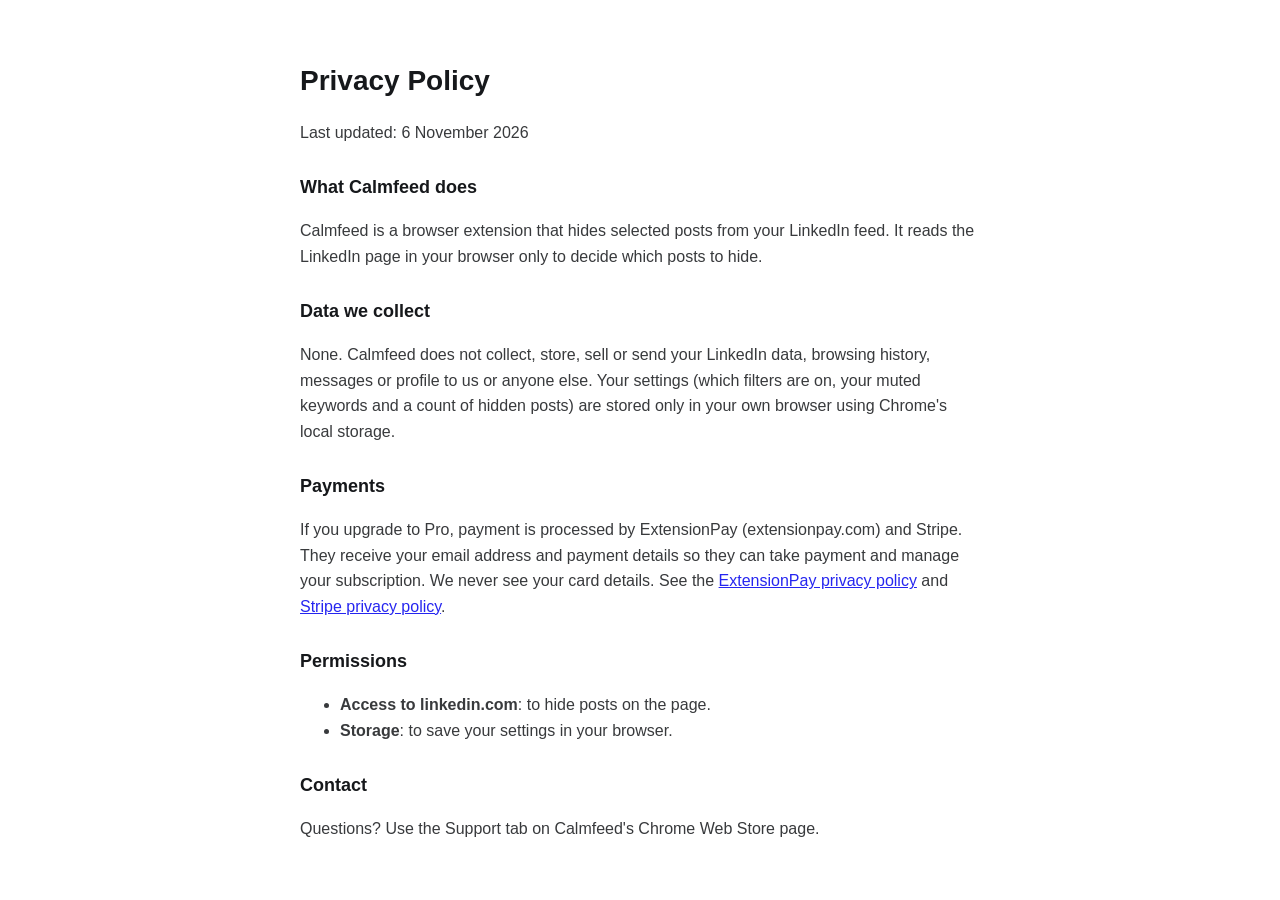
<file: calmfeed/site/privacy.html>
<!DOCTYPE html>
<html lang="en">
<head>
<meta charset="UTF-8">
<meta name="viewport" content="width=device-width, initial-scale=1">
<title>Calmfeed Privacy Policy</title>
<style>
body{font:16px/1.6 -apple-system,BlinkMacSystemFont,"Segoe UI",Roboto,sans-serif;max-width:680px;margin:0 auto;padding:40px 16px;color:#16181B;background:#fff}
@media(prefers-color-scheme:dark){body{color:#ECEEF0;background:#121415}}
h1{font-size:28px;margin-bottom:4px}h2{font-size:18px;margin-top:28px}p,li{color:inherit;opacity:.85}
</style>
</head>
<body>
<h1>Privacy Policy</h1>
<p>Last updated: 6 November 2026</p>

<h2>What Calmfeed does</h2>
<p>Calmfeed is a browser extension that hides selected posts from your LinkedIn feed. It reads the LinkedIn page in your browser only to decide which posts to hide.</p>

<h2>Data we collect</h2>
<p>None. Calmfeed does not collect, store, sell or send your LinkedIn data, browsing history, messages or profile to us or anyone else. Your settings (which filters are on, your muted keywords and a count of hidden posts) are stored only in your own browser using Chrome's local storage.</p>

<h2>Payments</h2>
<p>If you upgrade to Pro, payment is processed by ExtensionPay (extensionpay.com) and Stripe. They receive your email address and payment details so they can take payment and manage your subscription. We never see your card details. See the <a href="https://extensionpay.com/privacy">ExtensionPay privacy policy</a> and <a href="https://stripe.com/privacy">Stripe privacy policy</a>.</p>

<h2>Permissions</h2>
<ul>
<li><b>Access to linkedin.com</b>: to hide posts on the page.</li>
<li><b>Storage</b>: to save your settings in your browser.</li>
</ul>

<h2>Contact</h2>
<p>Questions? Use the Support tab on Calmfeed's Chrome Web Store page.</p>
</body>
</html>
</file>
<file: calmfeed/extension/popup.css>
:root{
  --bg:#fff;--card:#F5F6F7;--line:#E6E8EA;--ink:#16181B;--ink2:#5E646B;--ink3:#959BA2;
  --acc:#1D5BD8;--acc-ink:#fff;--acc-soft:#E8F0FD;--gold:#9A6A00;--gold-soft:#FFF4D6;
}
@media(prefers-color-scheme:dark){
  :root{--bg:#141618;--card:#1E2124;--line:#2C3034;--ink:#ECEEF0;--ink2:#A6ACB2;--ink3:#6F767D;
    --acc:#6EA4FF;--acc-ink:#0A1A33;--acc-soft:rgba(110,164,255,.14);--gold:#F2C14E;--gold-soft:rgba(242,193,78,.12)}
}
*{box-sizing:border-box;margin:0;padding:0}
body{width:340px;font:13px/1.4 -apple-system,BlinkMacSystemFont,"Segoe UI",Roboto,sans-serif;background:var(--bg);color:var(--ink);padding:14px 14px 10px}
.hidden{display:none!important}
.num{font-variant-numeric:tabular-nums}
header{display:flex;align-items:center;justify-content:space-between;margin-bottom:12px}
.brand{display:flex;align-items:center;gap:8px;font-weight:700;font-size:15px}
.badge,.lock{font-size:10px;font-weight:700;letter-spacing:.4px;padding:2px 6px;border-radius:999px;background:var(--gold-soft);color:var(--gold)}
.stats{display:grid;grid-template-columns:1fr 1fr;gap:8px;margin-bottom:12px}
.stats div{background:var(--card);border-radius:10px;padding:10px 12px}
.stats b{display:block;font-size:20px;font-weight:700;letter-spacing:-.3px}
.stats span{color:var(--ink2);font-size:12px}
.health{font-size:12px;color:var(--ink2);margin:-4px 0 12px;display:flex;gap:6px;align-items:center}
.health.ok::before{content:"";width:7px;height:7px;border-radius:50%;background:#2E9E5B;flex-shrink:0}
.health.warn{color:#9A5B00}
@media(prefers-color-scheme:dark){.health.warn{color:#F2C14E}}
.upsell{background:var(--acc-soft);border-radius:10px;padding:12px;margin-bottom:12px;display:flex;flex-direction:column;gap:10px}
.upsell p{color:var(--ink2);margin-top:2px}
h2{font-size:11px;font-weight:600;text-transform:uppercase;letter-spacing:.6px;color:var(--ink3);margin:6px 0 6px;display:flex;align-items:center;gap:6px}
ul{list-style:none;margin-bottom:10px}
li{display:flex;align-items:center;justify-content:space-between;gap:10px;padding:8px 0;border-bottom:1px solid var(--line)}
li:last-child{border-bottom:0}
li .lbl{display:flex;align-items:center;gap:6px}
li.locked .lbl{color:var(--ink3)}
.switch{position:relative;width:34px;height:20px;flex-shrink:0;cursor:pointer}
.switch input{opacity:0;width:0;height:0}
.switch span{position:absolute;inset:0;background:var(--line);border-radius:999px;transition:.15s}
.switch span::after{content:"";position:absolute;width:16px;height:16px;left:2px;top:2px;background:#fff;border-radius:50%;transition:.15s;box-shadow:0 1px 2px rgba(0,0,0,.2)}
.switch input:checked+span{background:var(--acc)}
.switch input:checked+span::after{transform:translateX(14px)}
.switch input:disabled+span{opacity:.5;cursor:not-allowed}
button{font:inherit;border:0;border-radius:8px;cursor:pointer;font-weight:600}
.primary{background:var(--acc);color:var(--acc-ink);padding:9px 12px}
.primary:hover{filter:brightness(1.07)}
.ghost{background:var(--card);color:var(--ink);padding:7px 12px}
.kw-form{display:flex;gap:6px;margin-bottom:8px}
.kw-form input{flex:1;font:inherit;padding:7px 9px;border:1px solid var(--line);border-radius:8px;background:var(--bg);color:var(--ink)}
.kw-form input:focus{outline:2px solid var(--acc);outline-offset:-1px}
.chips{display:flex;flex-wrap:wrap;gap:6px;margin-bottom:10px}
.chip{display:inline-flex;align-items:center;gap:4px;background:var(--card);border-radius:999px;padding:3px 4px 3px 10px}
.chip button{background:none;color:var(--ink3);width:18px;height:18px;border-radius:50%;padding:0;line-height:1}
.chip button:hover{color:var(--ink);background:var(--line)}
footer{display:flex;justify-content:space-between;border-top:1px solid var(--line);padding-top:8px;margin-top:4px}
footer a{color:var(--ink2);font-size:12px;text-decoration:none}
footer a:hover{color:var(--ink);text-decoration:underline}
</file>
